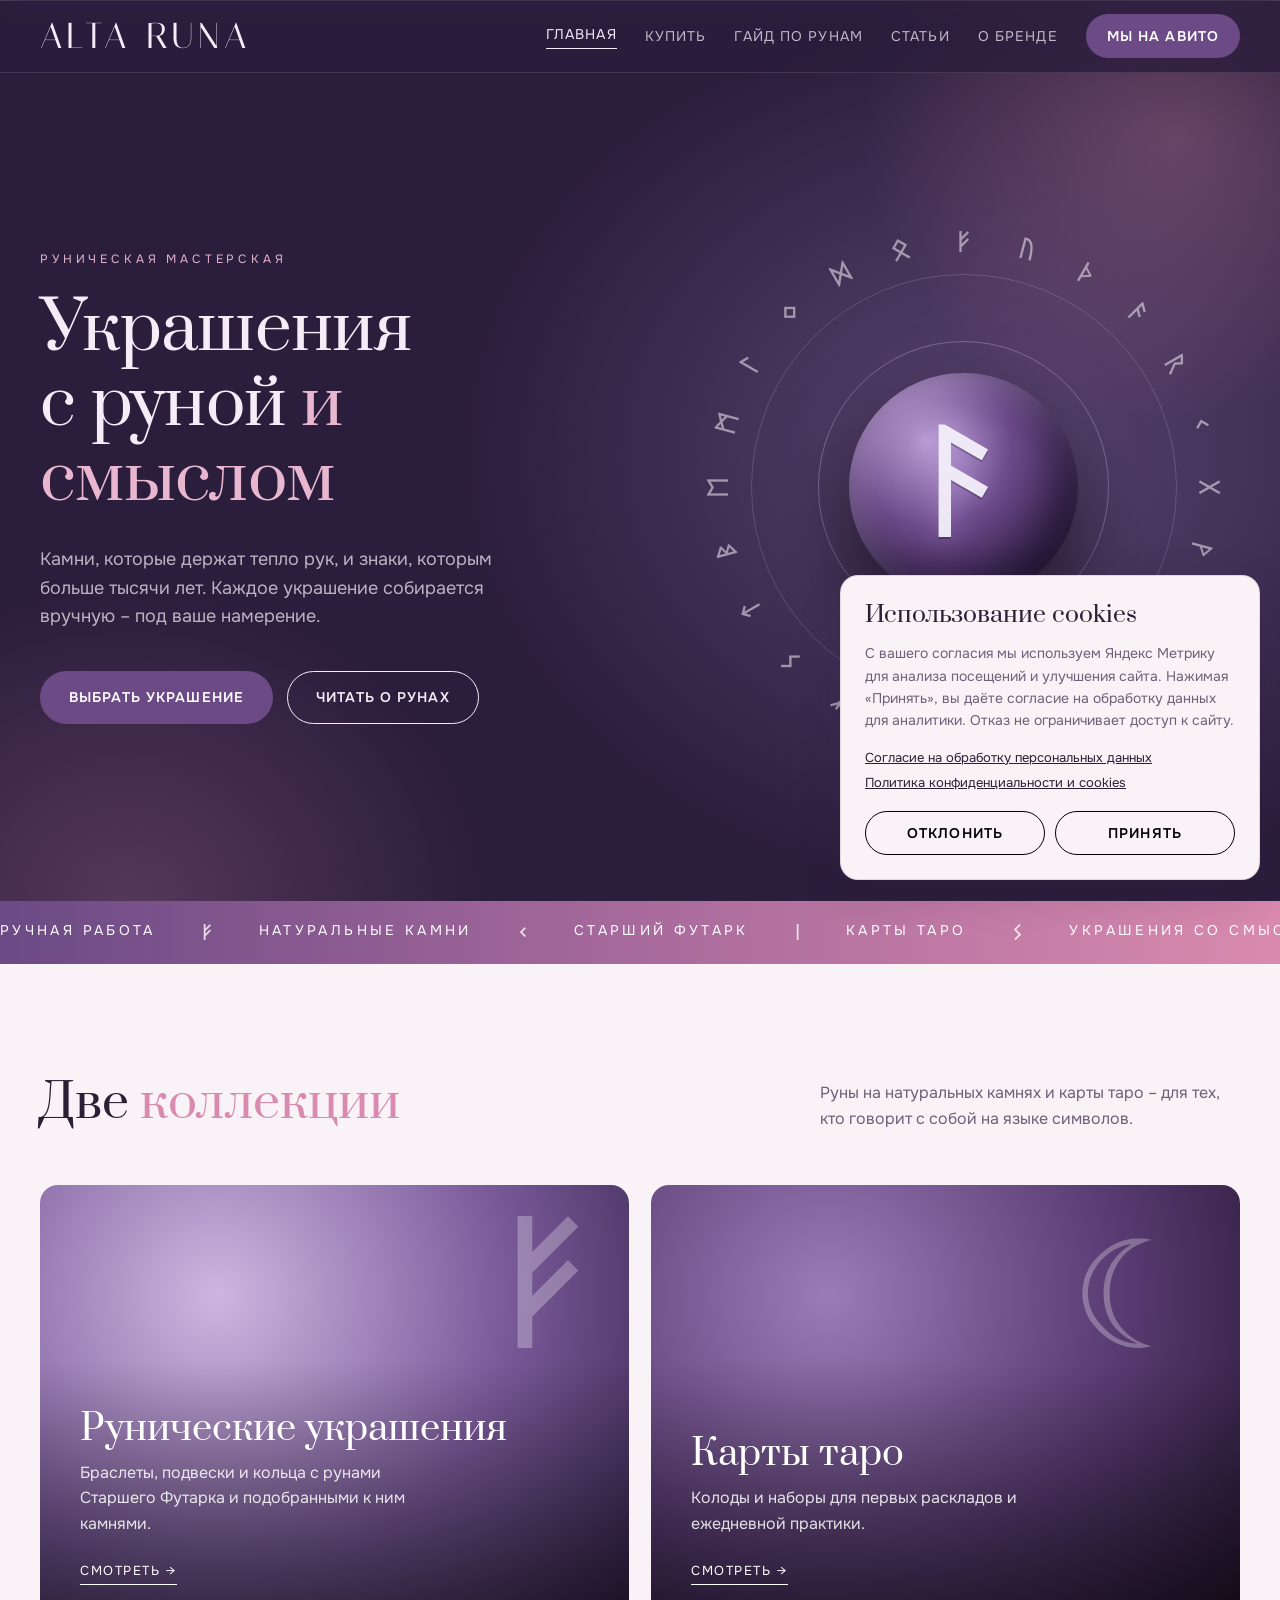
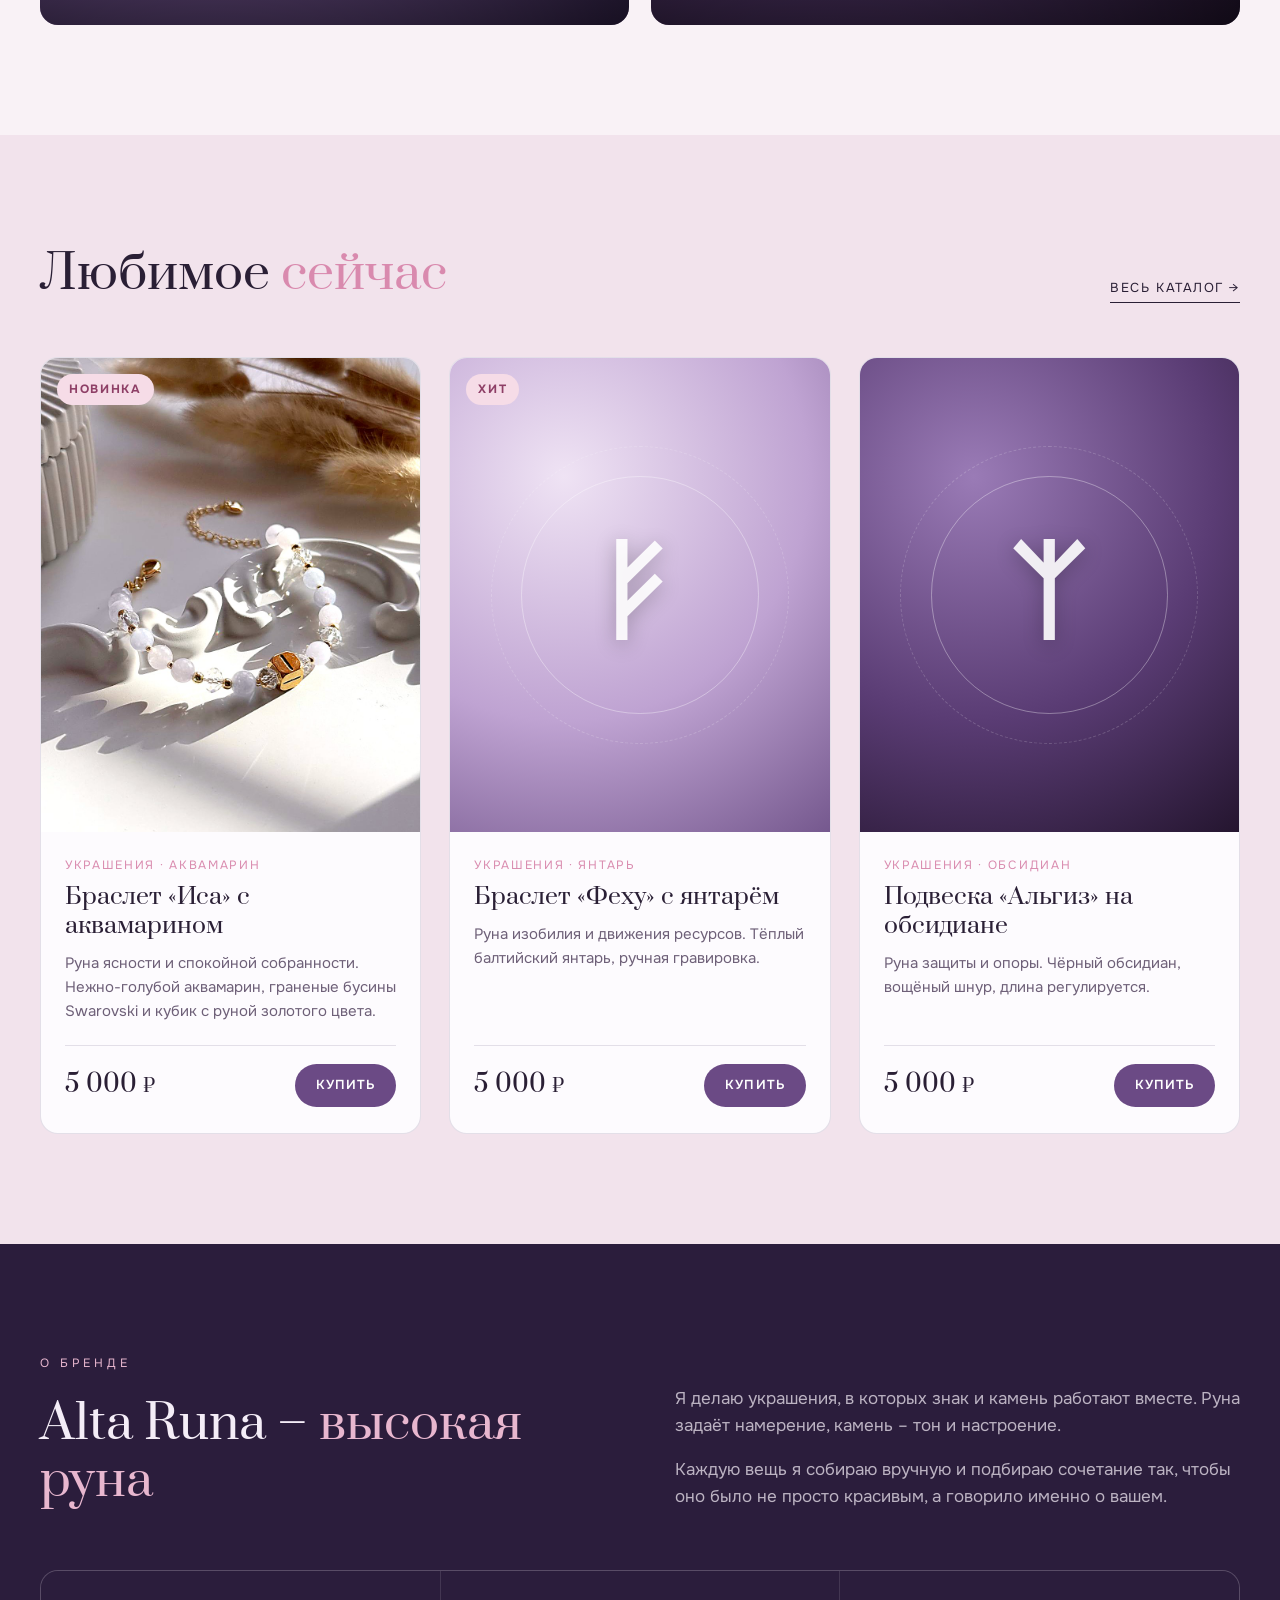
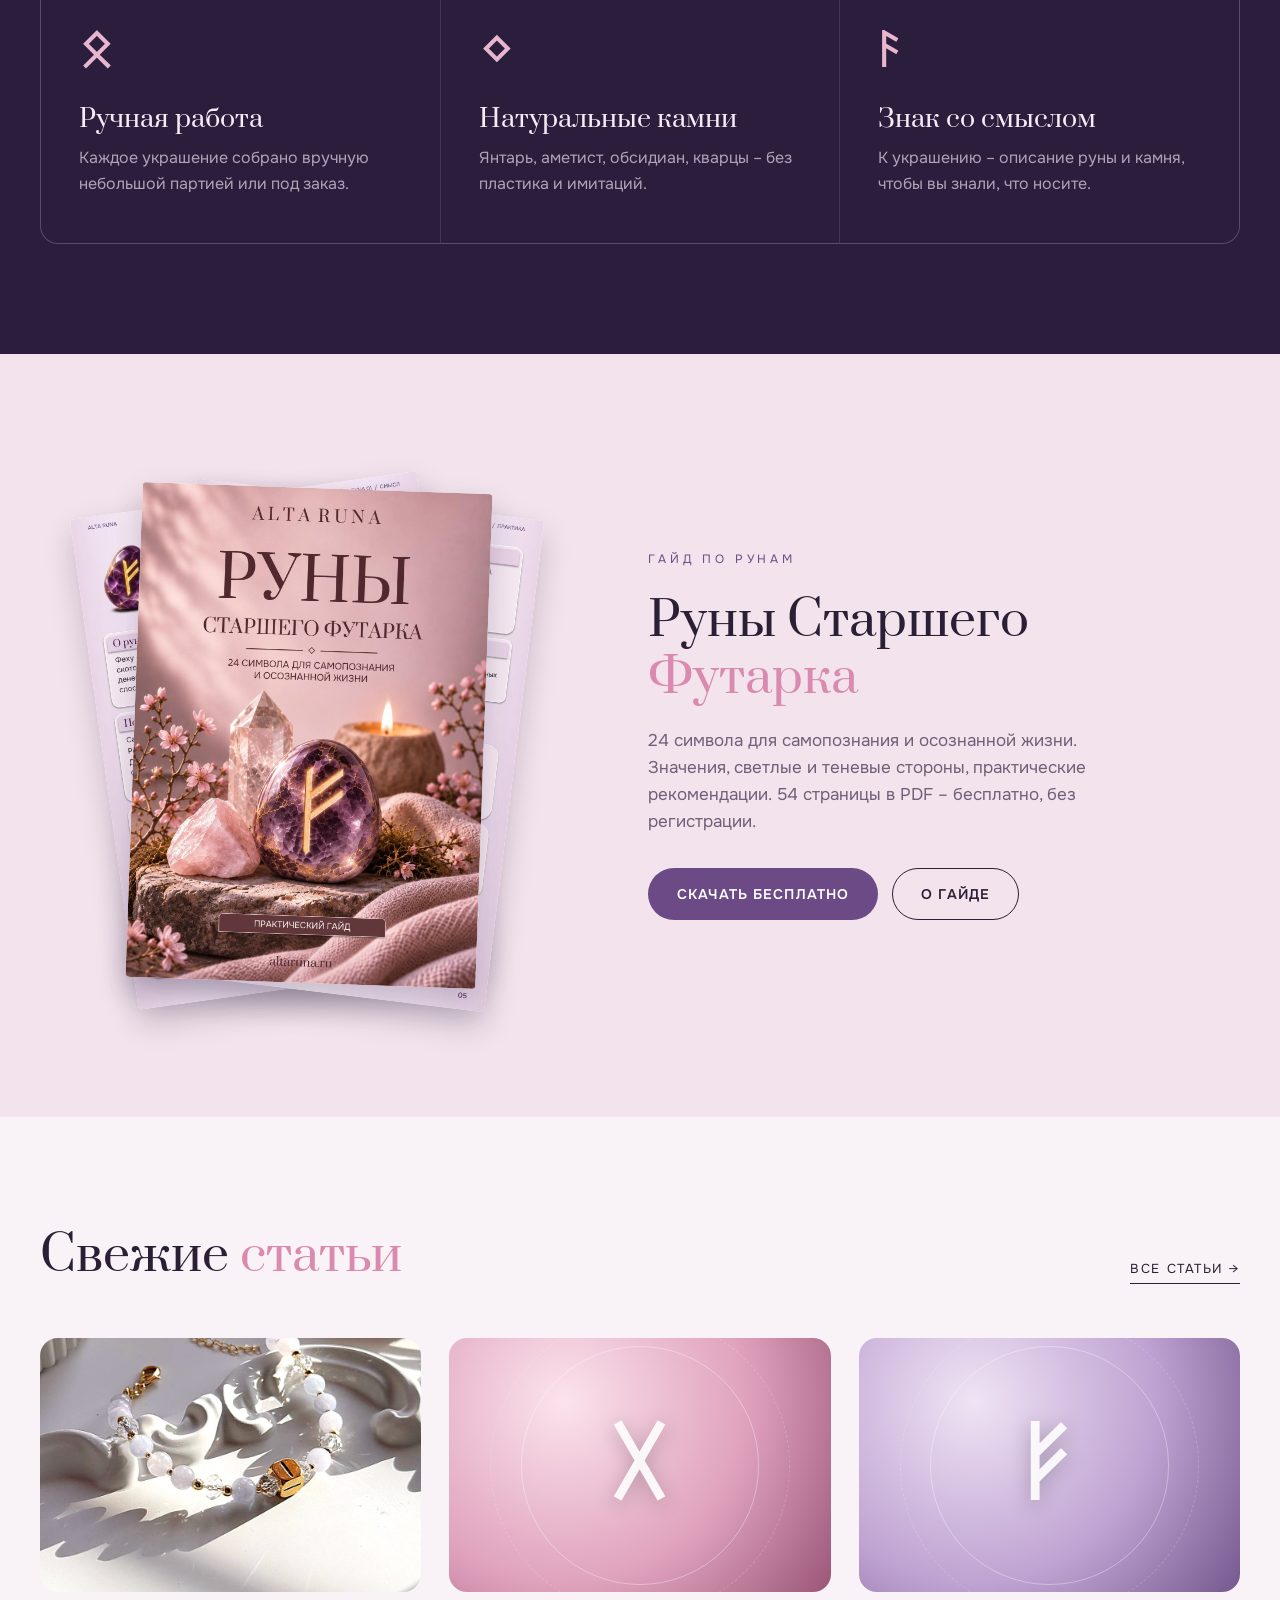
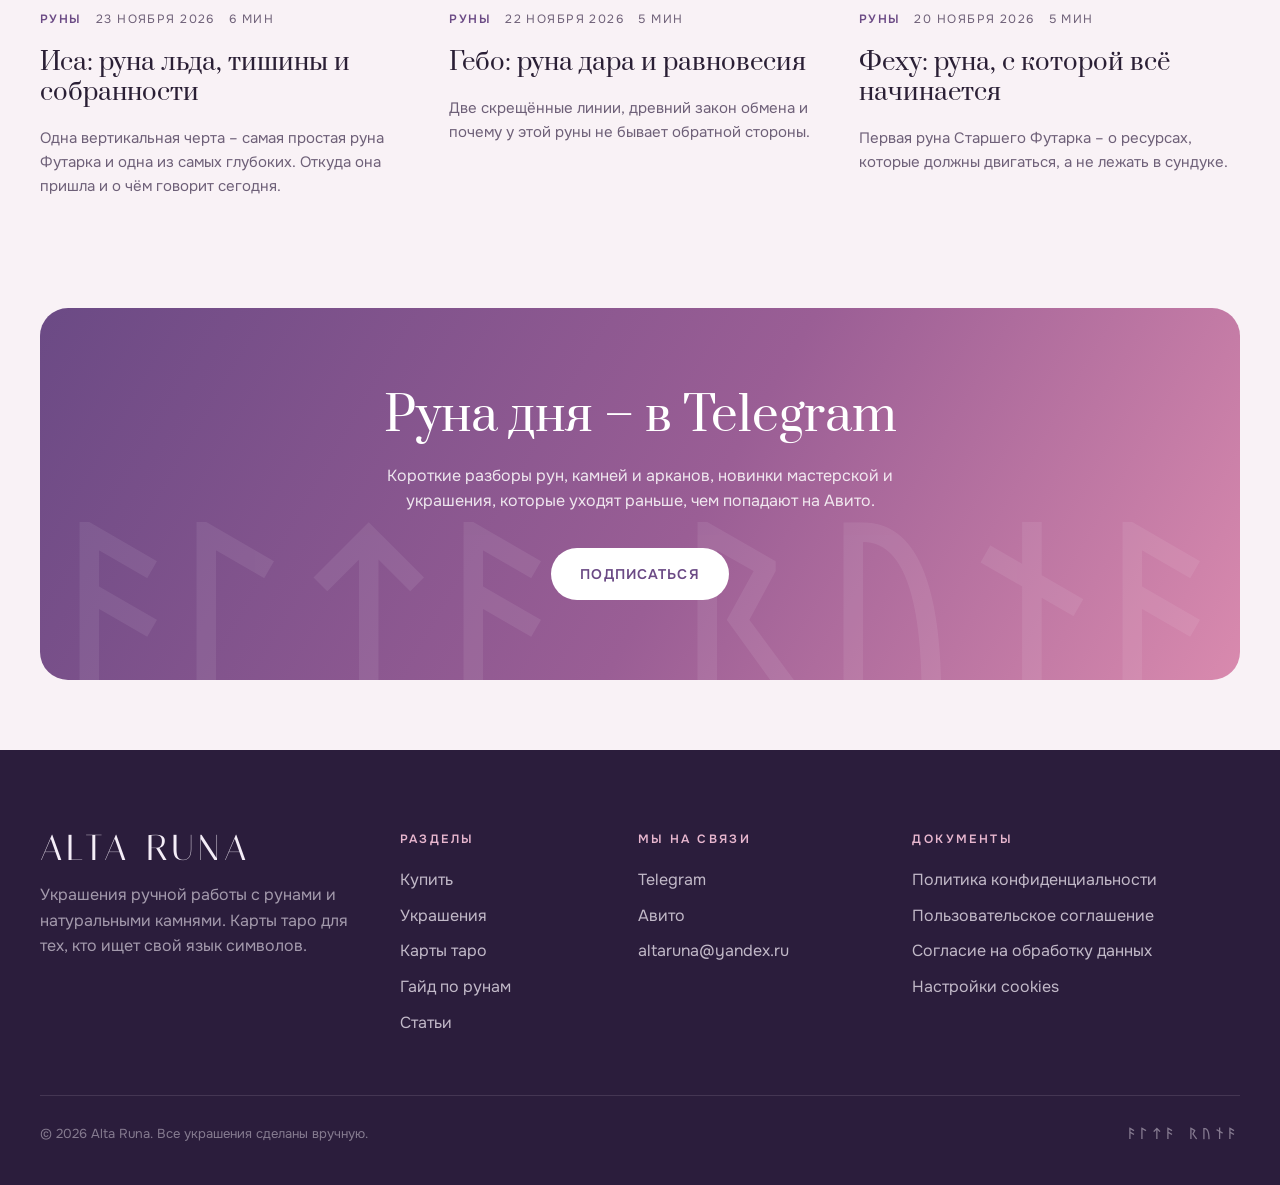
<file: index.html>
<!DOCTYPE html>
<html lang="ru">
<head>
<meta charset="UTF-8">
<script>document.documentElement.classList.add('js')</script>
<meta name="viewport" content="width=device-width, initial-scale=1">
<title>Alta Runa – рунические украшения и карты таро</title>
<meta name="description" content="Украшения ручной работы с рунами Старшего Футарка и натуральными камнями. Карты таро и статьи о рунах, камнях и таро.">
<meta property="og:title" content="Alta Runa – рунические украшения и карты таро">
<meta property="og:description" content="Украшения ручной работы с рунами Старшего Футарка и натуральными камнями. Карты таро и статьи о рунах, камнях и таро.">
<meta name="theme-color" content="#2B1D3C">
<link rel="icon" href="data:image/svg+xml,<svg xmlns='http://www.w3.org/2000/svg' viewBox='0 0 100 100'><rect width='100' height='100' rx='22' fill='%232B1D3C'/><text x='50' y='72' font-size='64' text-anchor='middle' fill='%23C9AEE0'>ᚱ</text></svg>">
<link rel="stylesheet" href="assets/style.css">
</head>
<body data-page="home">
<header id="site-header" data-dark></header>

<section class="hero">
  <div class="wrap hero__in">
    <div>
      <span class="eyebrow">Руническая мастерская</span>
      <h1>Украшения<br>с руной <em>и смыслом</em></h1>
      <p>Камни, которые держат тепло рук, и знаки, которым больше тысячи лет. Каждое украшение собирается вручную – под ваше намерение.</p>
      <div class="hero__cta">
        <a href="shop.html" class="btn btn--accent">Выбрать украшение</a>
        <a href="articles.html" class="btn btn--ghost">Читать о рунах</a>
      </div>
    </div>
    <div class="ring" aria-hidden="true">
      <div class="ring__track" id="ring-track"></div>
      <div class="ring__circle"></div>
      <div class="ring__circle ring__circle--2"></div>
      <div class="ring__stone"><span class="rune">ᚨ</span></div>
    </div>
  </div>
</section>

<div class="marquee" aria-hidden="true"><div class="marquee__track" id="marquee"></div></div>

<section class="section">
  <div class="wrap">
    <div class="sec-head reveal">
      <h2>Две <em>коллекции</em></h2>
      <p>Руны на натуральных камнях и карты таро – для тех, кто говорит с собой на языке символов.</p>
    </div>
    <div class="collections">
      <a href="shop.html#jewelry" class="coll tone-amethyst reveal">
        <span class="coll__sym">ᚠ</span>
        <h3>Рунические украшения</h3>
        <p>Браслеты, подвески и кольца с рунами Старшего Футарка и подобранными к ним камнями.</p>
        <span class="link-arrow">Смотреть →</span>
      </a>
      <a href="shop.html#tarot" class="coll tone-plum reveal">
        <span class="coll__sym">☾</span>
        <h3>Карты таро</h3>
        <p>Колоды и наборы для первых раскладов и ежедневной практики.</p>
        <span class="link-arrow">Смотреть →</span>
      </a>
    </div>
  </div>
</section>

<section class="section section--alt">
  <div class="wrap">
    <div class="sec-head reveal">
      <h2>Любимое <em>сейчас</em></h2>
      <a href="shop.html" class="link-arrow">Весь каталог →</a>
    </div>
    <div class="grid" id="featured-products"></div>
  </div>
</section>

<section class="section on-dark-section" id="about">
  <div class="wrap">
    <div class="about-grid reveal">
      <div>
        <span class="eyebrow">О бренде</span>
        <h2>Alta Runa – <em>высокая руна</em></h2>
      </div>
      <div>
        <p>Я делаю украшения, в которых знак и камень работают вместе. Руна задаёт намерение, камень – тон и настроение.</p>
        <p>Каждую вещь я собираю вручную и подбираю сочетание так, чтобы оно было не просто красивым, а говорило именно о вашем.</p>
      </div>
    </div>
    <div class="features reveal">
      <div class="feature"><span class="rune">ᛟ</span><h3>Ручная работа</h3><p>Каждое украшение собрано вручную небольшой партией или под заказ.</p></div>
      <div class="feature"><span class="rune">ᛜ</span><h3>Натуральные камни</h3><p>Янтарь, аметист, обсидиан, кварцы – без пластика и имитаций.</p></div>
      <div class="feature"><span class="rune">ᚨ</span><h3>Знак со смыслом</h3><p>К украшению – описание руны и камня, чтобы вы знали, что носите.</p></div>
    </div>
  </div>
</section>

<section class="section section--alt">
  <div class="wrap guide-promo">
    <div class="guide-stack"><img src="images/guide-fehu-1.jpg" alt="" class="guide-stack__left"><img src="images/guide-fehu-2.jpg" alt="" class="guide-stack__right"><img src="images/guide-cover.jpg" alt="Обложка гайда Руны Старшего Футарка" class="guide-stack__front"></div>
    <div class="reveal">
      <span class="eyebrow" style="color:var(--accent)">Гайд по рунам</span>
      <h2>Руны Старшего <em>Футарка</em></h2>
      <p>24 символа для самопознания и осознанной жизни. Значения, светлые и теневые стороны, практические рекомендации. 54 страницы в PDF – бесплатно, без регистрации.</p>
      <div class="hero__cta">
        <a href="#" data-guide-free class="btn btn--accent" download>Скачать бесплатно</a>
        <a href="guide.html" class="btn btn--ghost">О гайде</a>
      </div>
    </div>
  </div>
</section>

<section class="section">
  <div class="wrap">
    <div class="sec-head reveal">
      <h2>Свежие <em>статьи</em></h2>
      <a href="articles.html" class="link-arrow">Все статьи →</a>
    </div>
    <div class="grid" id="latest-articles"></div>
  </div>
</section>

<section class="section--tight" style="padding-top:0">
  <div class="wrap">
    <div class="cta reveal">
      <h2>Руна дня – в Telegram</h2>
      <p>Короткие разборы рун, камней и арканов, новинки мастерской и украшения, которые уходят раньше, чем попадают на Авито.</p>
      <a href="#" id="cta-telegram" target="_blank" rel="noopener" class="btn">Подписаться</a>
    </div>
  </div>
</section>
<footer id="site-footer"></footer>
<script src="data/products.js"></script>
<script src="data/articles.js"></script>
<script src="assets/render.js"></script>
<script src="assets/main.js"></script>
</body>
</html>
</file>
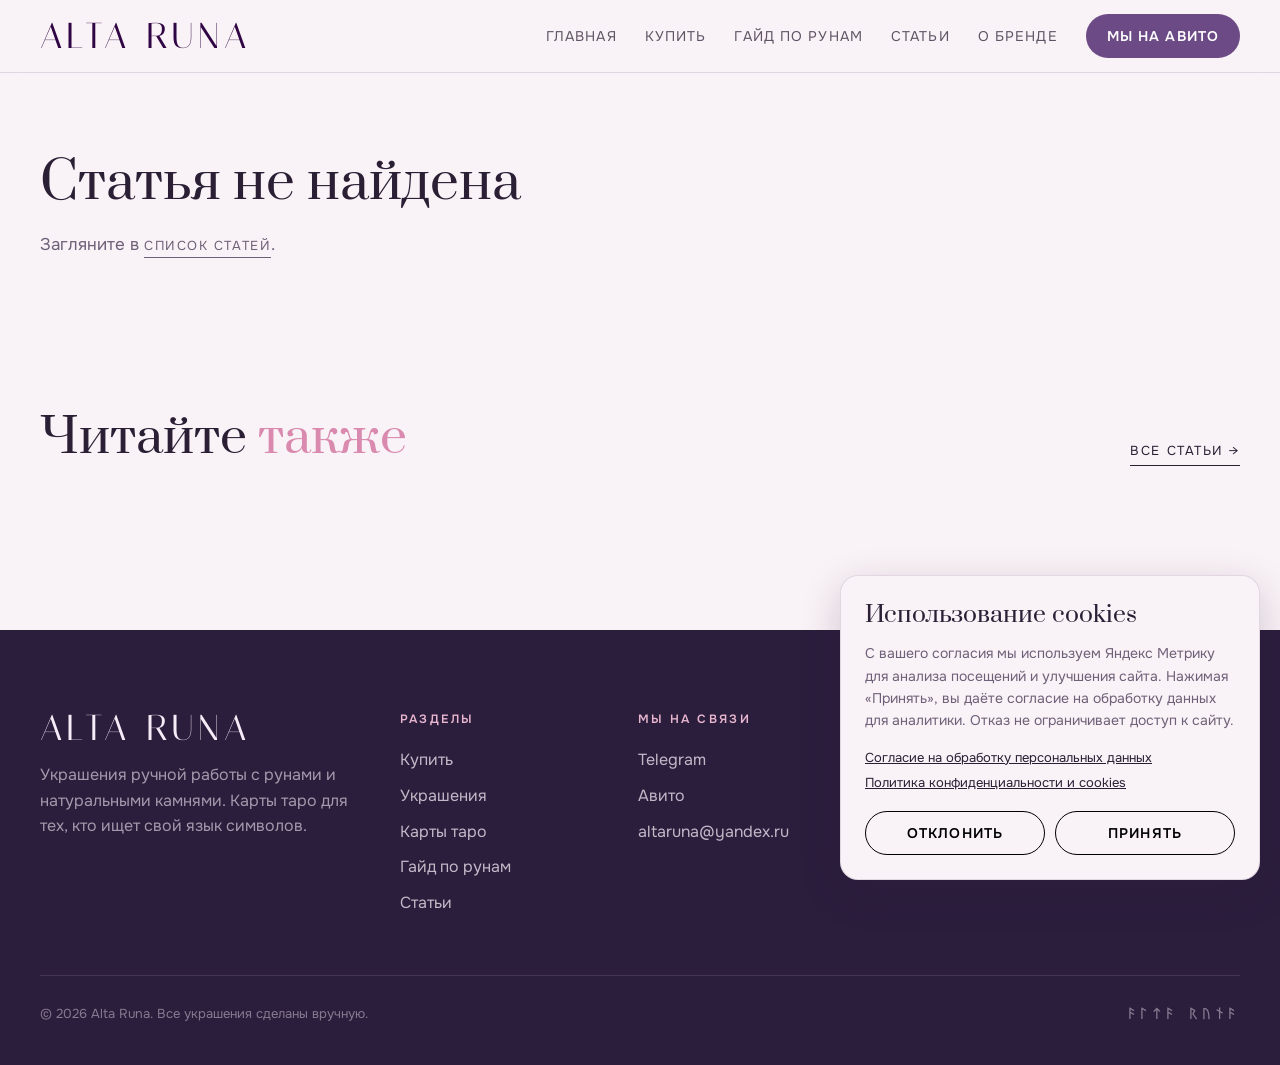
<file: article.html>
<!DOCTYPE html>
<html lang="ru">
<head>
<meta charset="UTF-8">
<script>document.documentElement.classList.add('js')</script>
<meta name="viewport" content="width=device-width, initial-scale=1">
<title>Статья – Alta Runa</title>
<meta name="description" content="Статья Alta Runa о рунах, камнях и таро.">
<meta property="og:title" content="Статья – Alta Runa">
<meta property="og:description" content="Статья Alta Runa о рунах, камнях и таро.">
<meta name="theme-color" content="#2B1D3C">
<link rel="icon" href="data:image/svg+xml,<svg xmlns='http://www.w3.org/2000/svg' viewBox='0 0 100 100'><rect width='100' height='100' rx='22' fill='%232B1D3C'/><text x='50' y='72' font-size='64' text-anchor='middle' fill='%23C9AEE0'>ᚱ</text></svg>">
<link rel="stylesheet" href="assets/style.css">
</head>
<body data-page="article">
<header id="site-header"></header>
<main>
  <div id="article"></div>
  <section class="section">
    <div class="wrap">
      <div class="sec-head"><h2>Читайте <em>также</em></h2><a href="articles.html" class="link-arrow">Все статьи →</a></div>
      <div class="grid" id="related"></div>
    </div>
  </section>
</main>
<footer id="site-footer"></footer>
<script src="data/products.js"></script>
<script src="data/articles.js"></script>
<script src="assets/render.js"></script>
<script src="assets/main.js"></script>
</body>
</html>
</file>
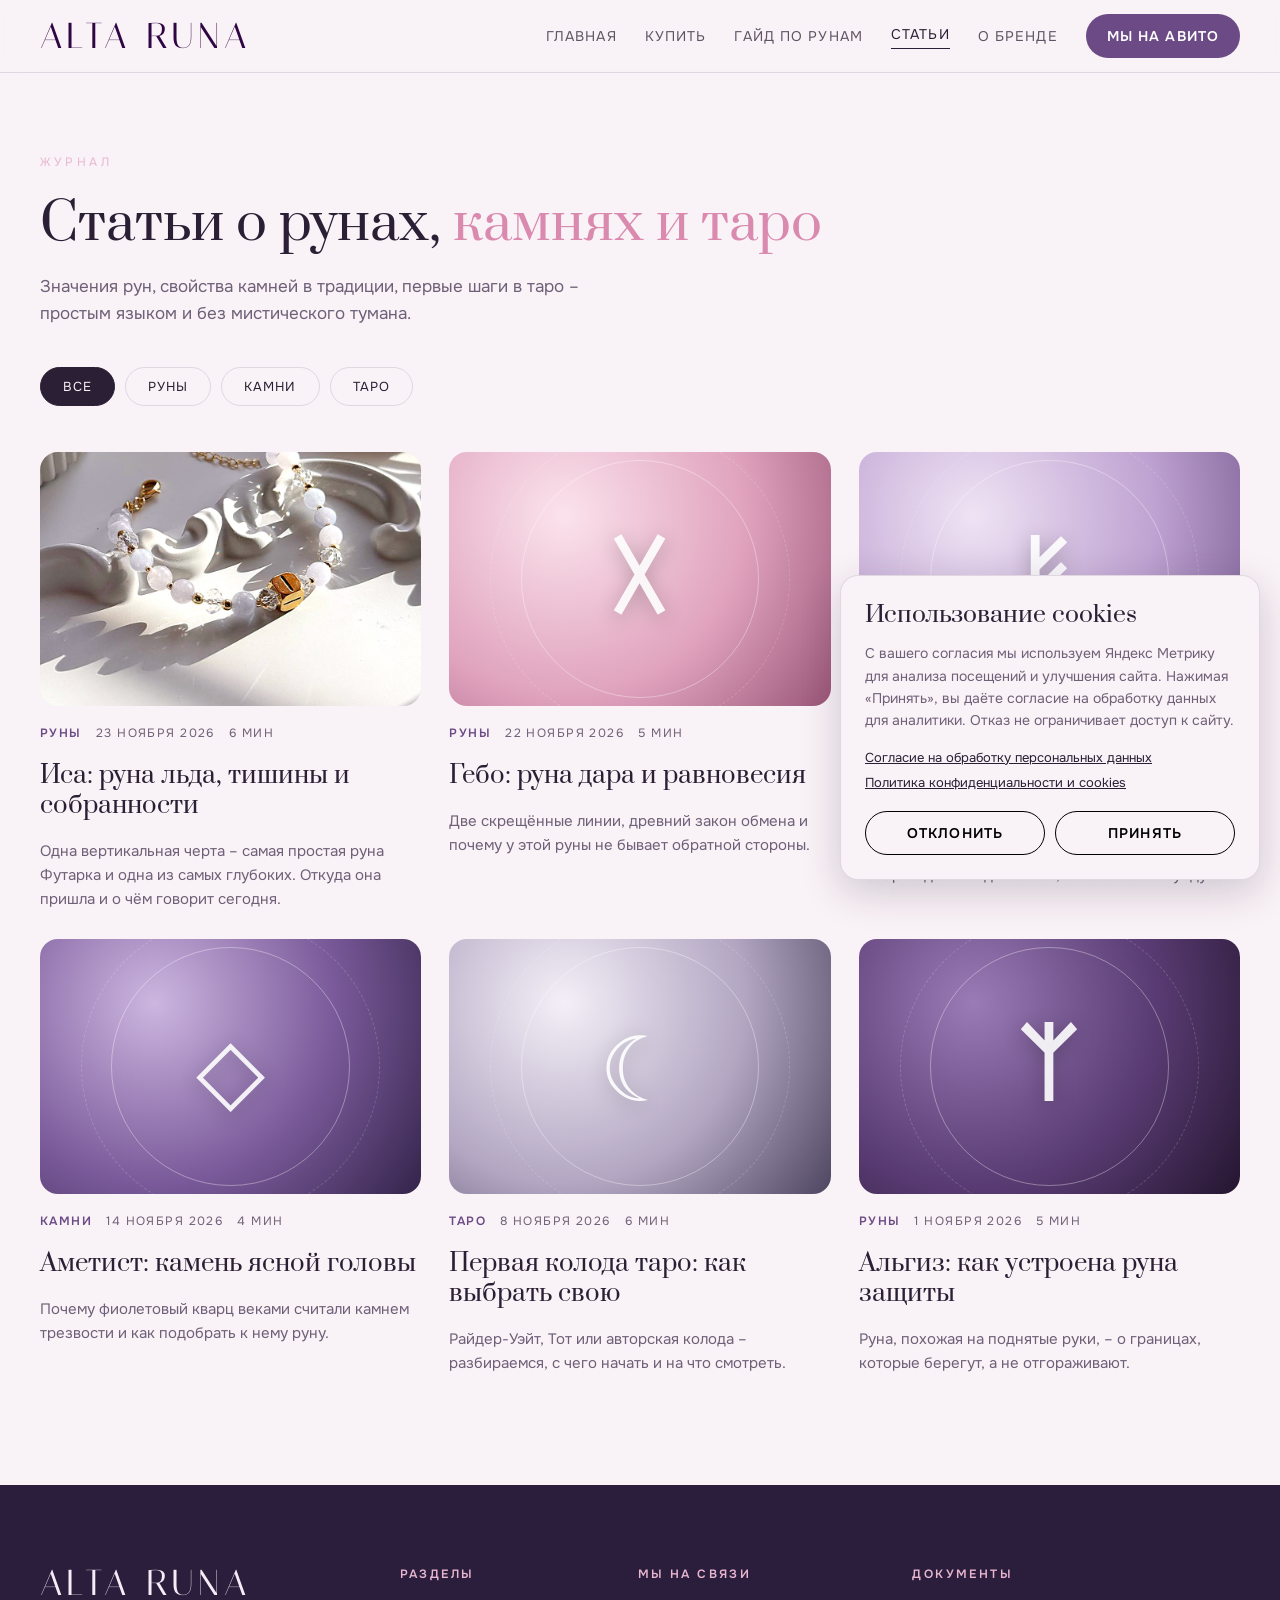
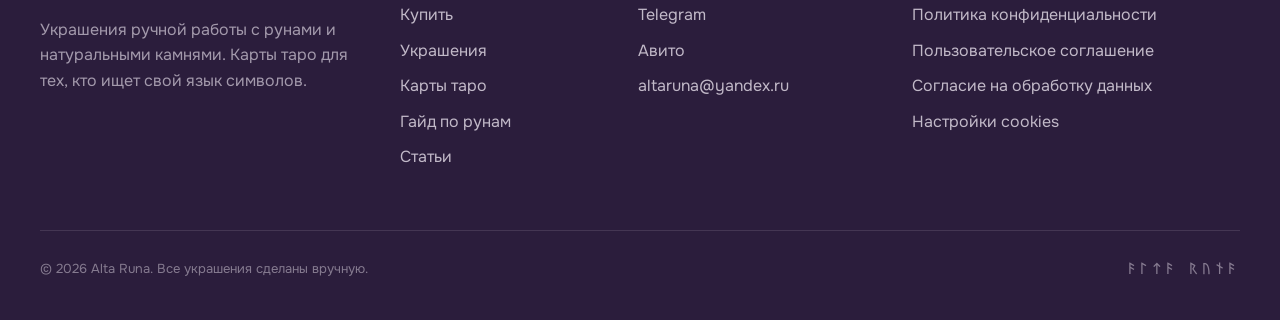
<file: articles.html>
<!DOCTYPE html>
<html lang="ru">
<head>
<meta charset="UTF-8">
<script>document.documentElement.classList.add('js')</script>
<meta name="viewport" content="width=device-width, initial-scale=1">
<title>Статьи – Alta Runa</title>
<meta name="description" content="Статьи о рунах, камнях и таро: значения, сочетания, первые шаги.">
<meta property="og:title" content="Статьи – Alta Runa">
<meta property="og:description" content="Статьи о рунах, камнях и таро: значения, сочетания, первые шаги.">
<meta name="theme-color" content="#2B1D3C">
<link rel="icon" href="data:image/svg+xml,<svg xmlns='http://www.w3.org/2000/svg' viewBox='0 0 100 100'><rect width='100' height='100' rx='22' fill='%232B1D3C'/><text x='50' y='72' font-size='64' text-anchor='middle' fill='%23C9AEE0'>ᚱ</text></svg>">
<link rel="stylesheet" href="assets/style.css">
</head>
<body data-page="articles">
<header id="site-header"></header>
<main>
  <section class="wrap page-title">
    <span class="eyebrow">Журнал</span>
    <h1>Статьи о рунах, <em>камнях и таро</em></h1>
    <p>Значения рун, свойства камней в традиции, первые шаги в таро – простым языком и без мистического тумана.</p>
  </section>
  <section class="wrap" style="padding-bottom:110px">
    <div class="filters" id="filters"></div>
    <div class="grid" id="articles"></div>
  </section>
</main>
<footer id="site-footer"></footer>
<script src="data/products.js"></script>
<script src="data/articles.js"></script>
<script src="assets/render.js"></script>
<script src="assets/main.js"></script>
</body>
</html>
</file>
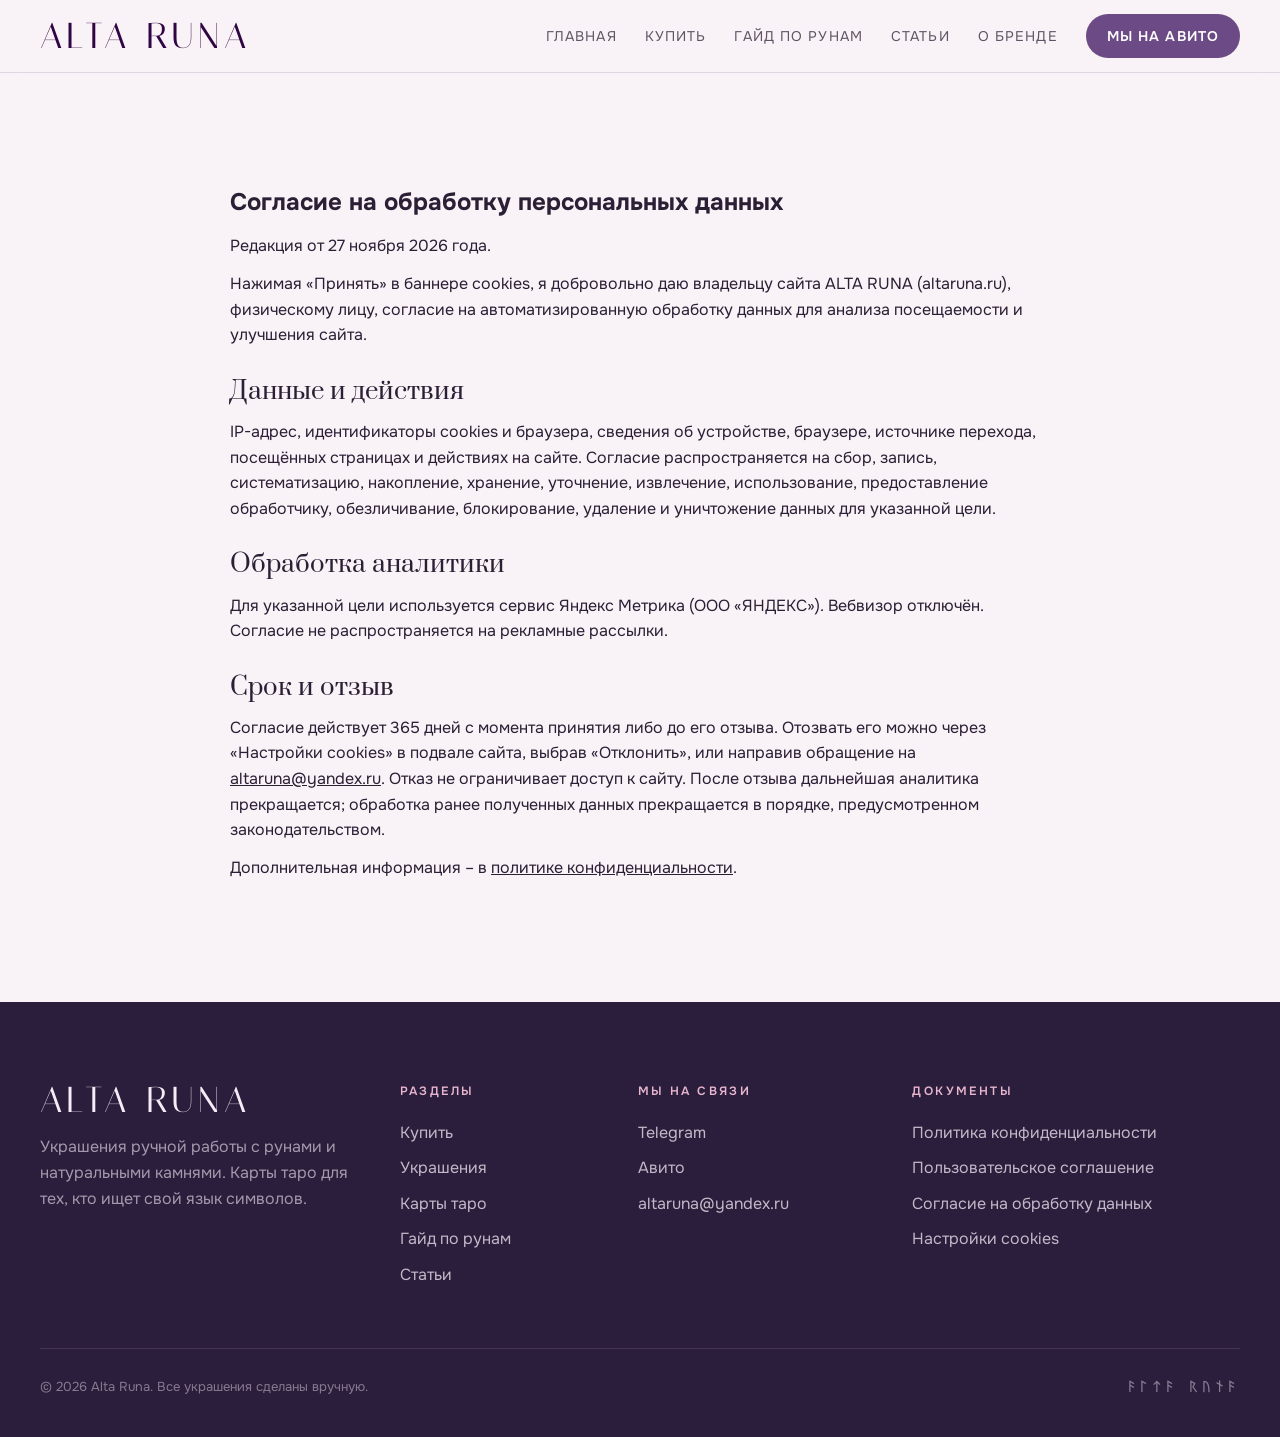
<file: consent.html>
<!doctype html><html lang="ru"><head><meta charset="UTF-8"><meta name="viewport" content="width=device-width,initial-scale=1"><meta name="robots" content="noindex,nofollow"><title>Согласие на обработку персональных данных – ALTA RUNA</title><link rel="stylesheet" href="assets/style.css"></head><body data-page="consent"><header id="site-header"></header><main class="section"><div class="wrap"><article class="legal-copy"><h1>Согласие на обработку персональных данных</h1><p>Редакция от 27 ноября 2026 года.</p><p>Нажимая «Принять» в баннере cookies, я добровольно даю владельцу сайта ALTA RUNA (altaruna.ru), физическому лицу, согласие на автоматизированную обработку данных для анализа посещаемости и улучшения сайта.</p><h2>Данные и действия</h2><p>IP-адрес, идентификаторы cookies и браузера, сведения об устройстве, браузере, источнике перехода, посещённых страницах и действиях на сайте. Согласие распространяется на сбор, запись, систематизацию, накопление, хранение, уточнение, извлечение, использование, предоставление обработчику, обезличивание, блокирование, удаление и уничтожение данных для указанной цели.</p><h2>Обработка аналитики</h2><p>Для указанной цели используется сервис Яндекс Метрика (ООО «ЯНДЕКС»). Вебвизор отключён. Согласие не распространяется на рекламные рассылки.</p><h2>Срок и отзыв</h2><p>Согласие действует 365 дней с момента принятия либо до его отзыва. Отозвать его можно через «Настройки cookies» в подвале сайта, выбрав «Отклонить», или направив обращение на <a href="mailto:altaruna@yandex.ru">altaruna@yandex.ru</a>. Отказ не ограничивает доступ к сайту. После отзыва дальнейшая аналитика прекращается; обработка ранее полученных данных прекращается в порядке, предусмотренном законодательством.</p><p>Дополнительная информация – в <a href="privacy.html">политике конфиденциальности</a>.</p></article></div></main><footer id="site-footer"></footer><script src="data/products.js"></script><script src="data/articles.js"></script><script src="assets/render.js"></script><script src="assets/main.js"></script></body></html>
</file>
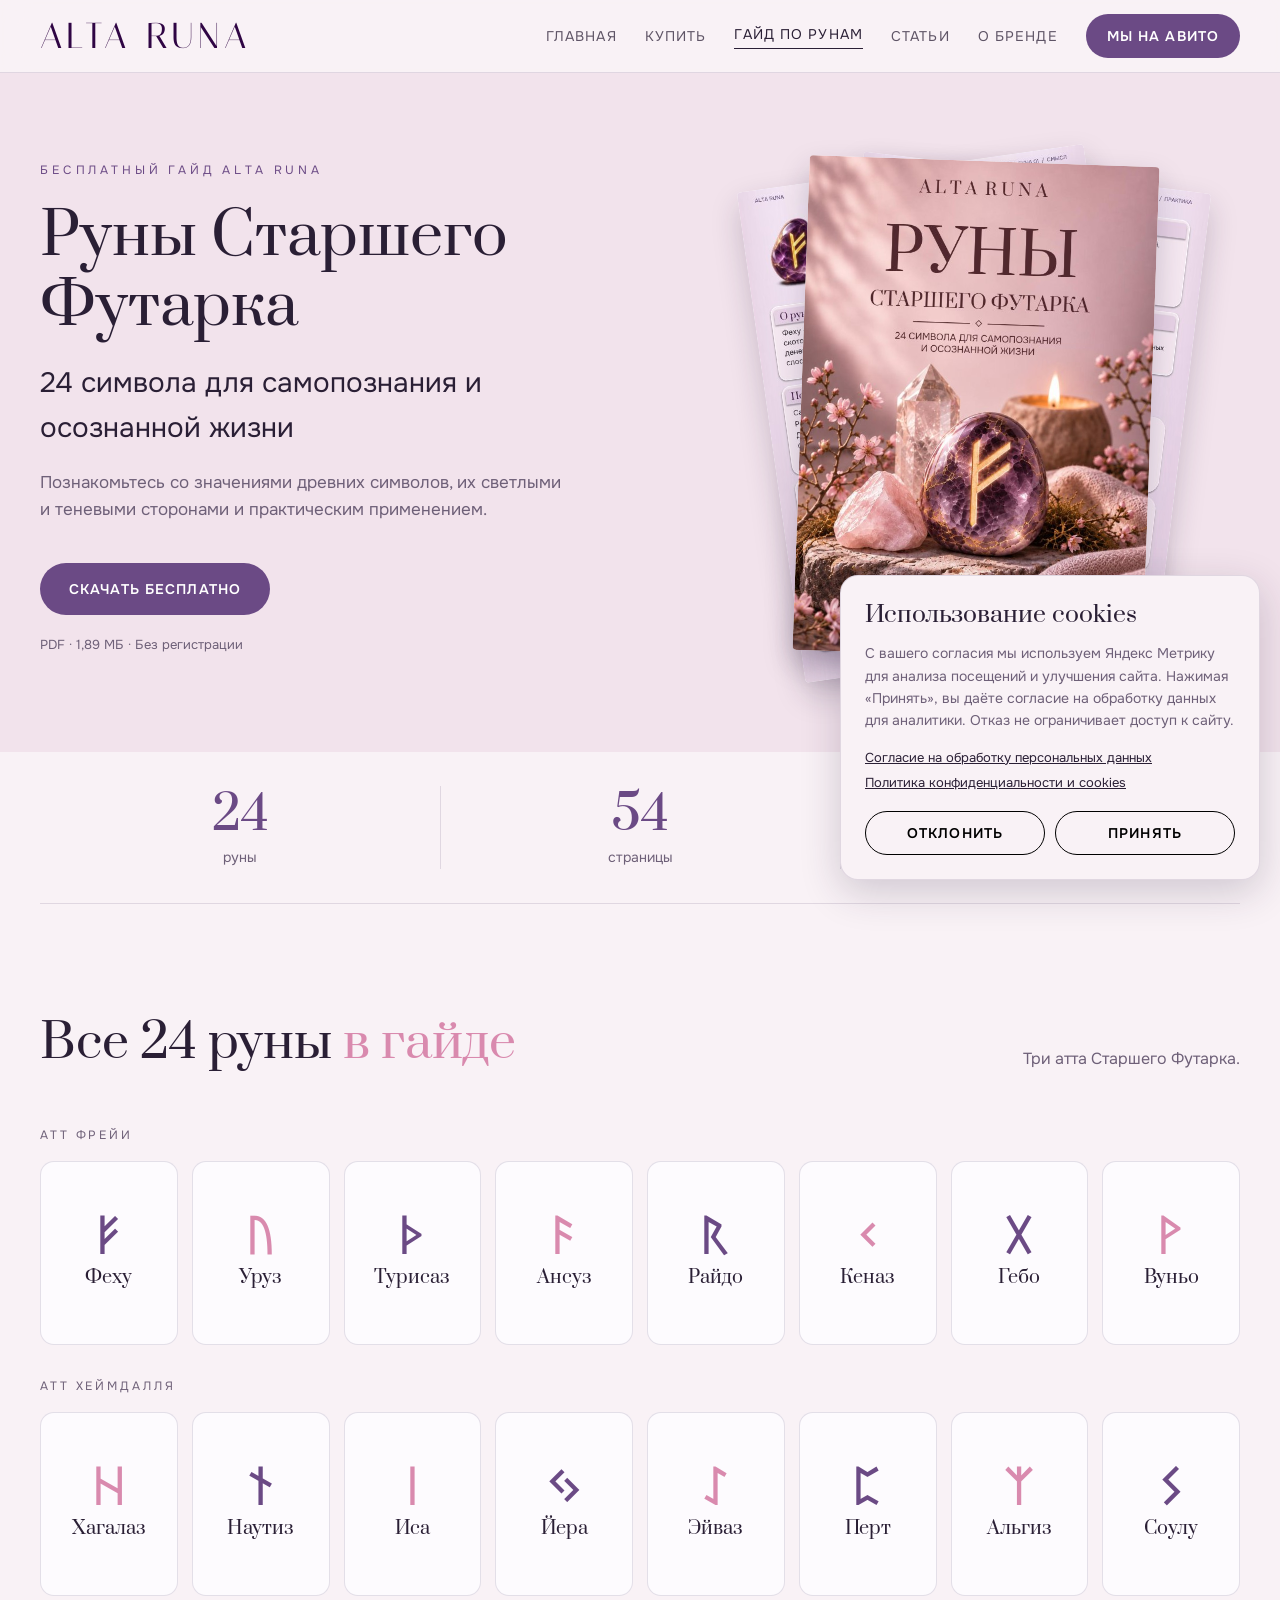
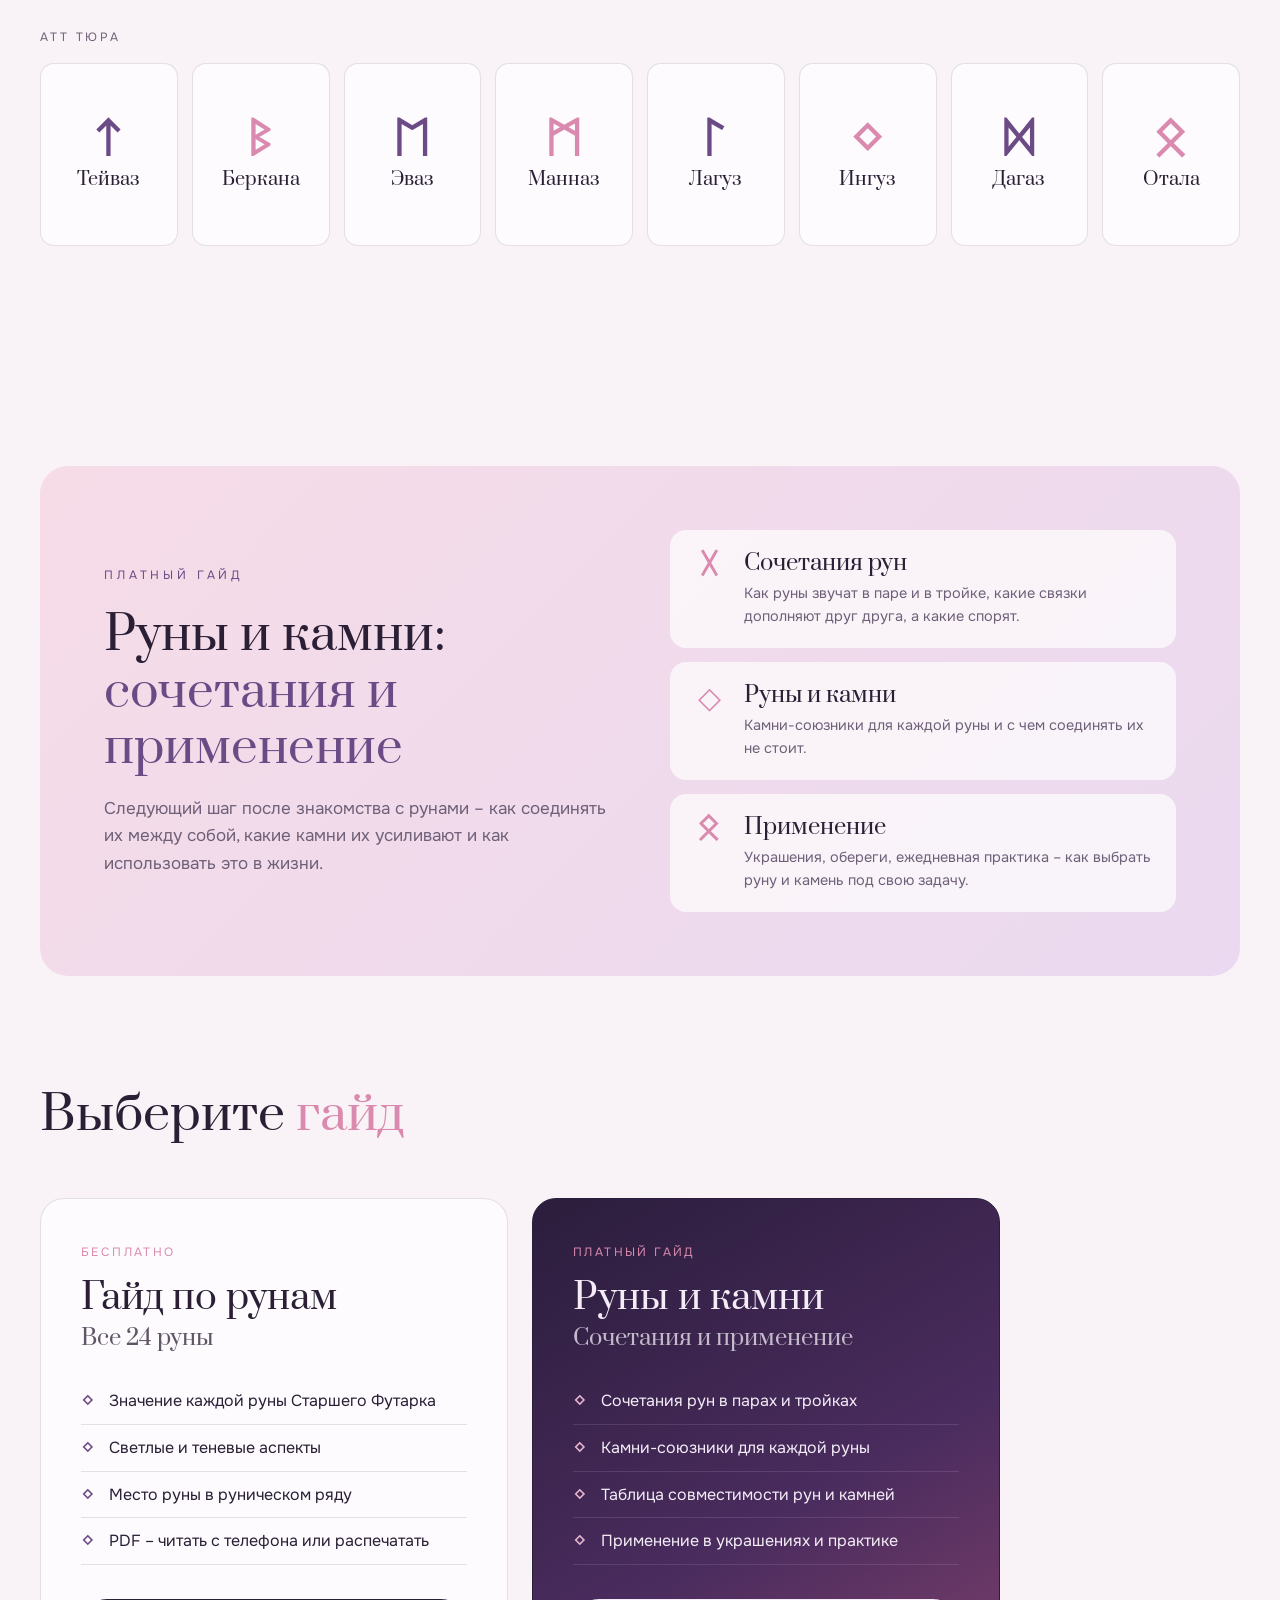
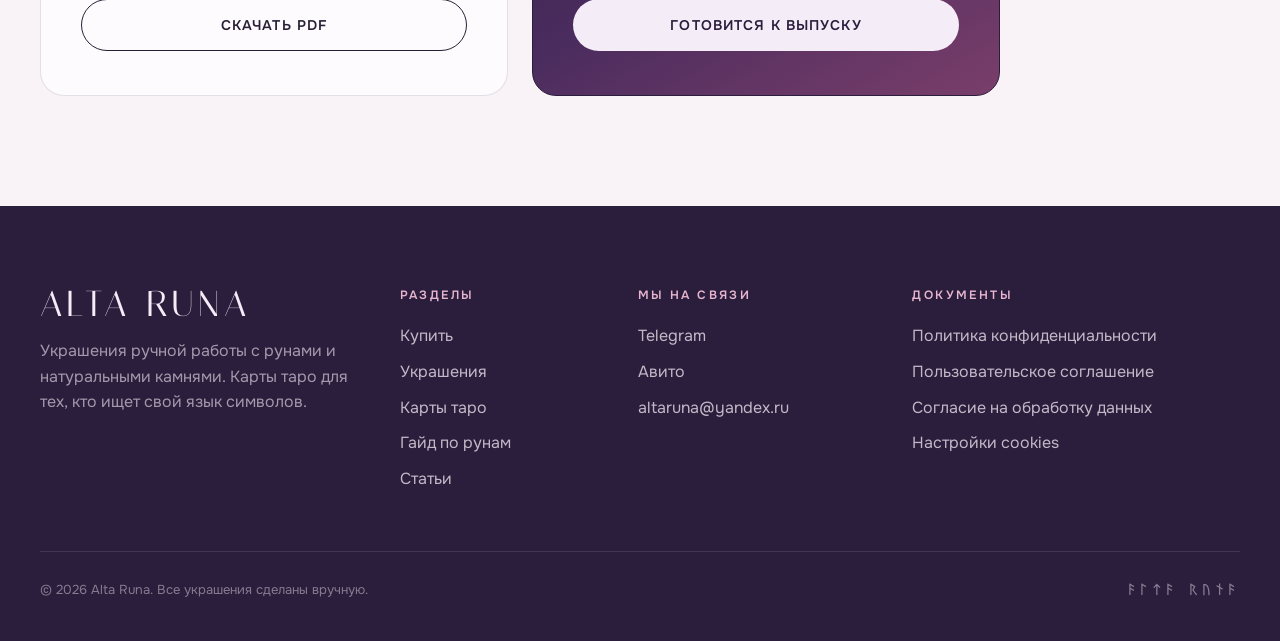
<file: guide.html>
<!DOCTYPE html>
<html lang="ru">
<head>
<meta charset="UTF-8">
<script>document.documentElement.classList.add('js')</script>
<meta name="viewport" content="width=device-width, initial-scale=1">
<title>Руны Старшего Футарка – бесплатный гайд ALTA RUNA</title>
<meta name="description" content="Бесплатный PDF-гайд ALTA RUNA: 24 руны Старшего Футарка для самопознания и осознанной жизни. 54 страницы без регистрации.">
<meta property="og:title" content="Руны Старшего Футарка – бесплатный гайд ALTA RUNA">
<meta property="og:description" content="Бесплатный PDF-гайд ALTA RUNA: 24 руны Старшего Футарка для самопознания и осознанной жизни. 54 страницы без регистрации.">
<meta name="theme-color" content="#2B1D3C">
<link rel="icon" href="data:image/svg+xml,<svg xmlns='http://www.w3.org/2000/svg' viewBox='0 0 100 100'><rect width='100' height='100' rx='22' fill='%232B1D3C'/><text x='50' y='72' font-size='64' text-anchor='middle' fill='%23C9AEE0'>ᚱ</text></svg>">
<link rel="stylesheet" href="assets/style.css">
</head>
<body data-page="guide">
<header id="site-header"></header>
<main>
<section class="guide-hero">
<div class="wrap guide-hero__grid">
<div><span class="eyebrow">Бесплатный гайд ALTA RUNA</span><h1>Руны Старшего Футарка</h1><p class="guide-lead">24 символа для самопознания и осознанной жизни</p><p>Познакомьтесь со значениями древних символов, их светлыми и теневыми сторонами и практическим применением.</p><div class="hero__cta"><a href="#" data-guide-free class="btn btn--accent" download>Скачать бесплатно</a></div><p class="guide-note">PDF · 1,89 МБ · Без регистрации</p></div>
<div class="guide-stack"><img src="images/guide-fehu-1.jpg" alt="" class="guide-stack__left"><img src="images/guide-fehu-2.jpg" alt="" class="guide-stack__right"><img src="images/guide-cover.jpg" alt="Обложка гайда Руны Старшего Футарка" class="guide-stack__front"></div>
</div></section>
<section class="guide-stats wrap" aria-label="Гайд в цифрах"><div><strong>24</strong><span>руны</span></div><div><strong>54</strong><span>страницы</span></div><div><strong>72</strong><span>аффирмации</span></div></section>
<section class="section"><div class="wrap"><div class="sec-head"><h2>Все 24 руны <em>в гайде</em></h2><p>Три атта Старшего Футарка.</p></div><div class="futhark" id="futhark"></div></div></section>
<section class="section" id="pro">
  <div class="wrap">
    <div class="pro reveal">
      <div>
        <span class="eyebrow" style="color:var(--accent)">Платный гайд</span>
        <h2>Руны и камни: <em>сочетания и применение</em></h2>
        <p>Следующий шаг после знакомства с рунами – как соединять их между собой, какие камни их усиливают и как использовать это в жизни.</p>
      </div>
      <div class="pro__list">
        <div class="pro__item"><span class="rune">ᚷ</span><div><h3>Сочетания рун</h3><p>Как руны звучат в паре и в тройке, какие связки дополняют друг друга, а какие спорят.</p></div></div>
        <div class="pro__item"><span class="rune">◇</span><div><h3>Руны и камни</h3><p>Камни-союзники для каждой руны и с чем соединять их не стоит.</p></div></div>
        <div class="pro__item"><span class="rune">ᛟ</span><div><h3>Применение</h3><p>Украшения, обереги, ежедневная практика – как выбрать руну и камень под свою задачу.</p></div></div>
      </div>
    </div>
  </div>
</section>

<section class="section" id="offers" style="padding-top:0">
  <div class="wrap">
    <div class="sec-head reveal"><h2>Выберите <em>гайд</em></h2></div>
    <div class="offers">
      <div class="offer reveal">
        <span class="offer__tag">Бесплатно</span>
        <h3>Гайд по рунам</h3>
        <p class="offer__sub">Все 24 руны</p>
        <ul>
          <li>Значение каждой руны Старшего Футарка</li>
          <li>Светлые и теневые аспекты</li>
          <li>Место руны в руническом ряду</li>
          <li>PDF – читать с телефона или распечатать</li>
        </ul>
        <a href="#" data-guide-free class="btn btn--ghost btn--full" download>Скачать PDF</a>
      </div>
      <div class="offer offer--main reveal">
        <span class="offer__tag">Платный гайд</span>
        <h3>Руны и камни</h3>
        <p class="offer__sub">Сочетания и применение</p>
        <ul>
          <li>Сочетания рун в парах и тройках</li>
          <li>Камни-союзники для каждой руны</li>
          <li>Таблица совместимости рун и камней</li>
          <li>Применение в украшениях и практике</li>
        </ul>
        <span class="btn btn--light btn--full" aria-disabled="true" style="cursor:default;pointer-events:none">Готовится к выпуску</span>
      </div>
    </div>
  </div>
</section>
</main>
<footer id="site-footer"></footer>
<script src="data/products.js"></script>
<script src="data/articles.js"></script>
<script src="assets/render.js"></script>
<script src="assets/main.js"></script>
</body></html>
</file>
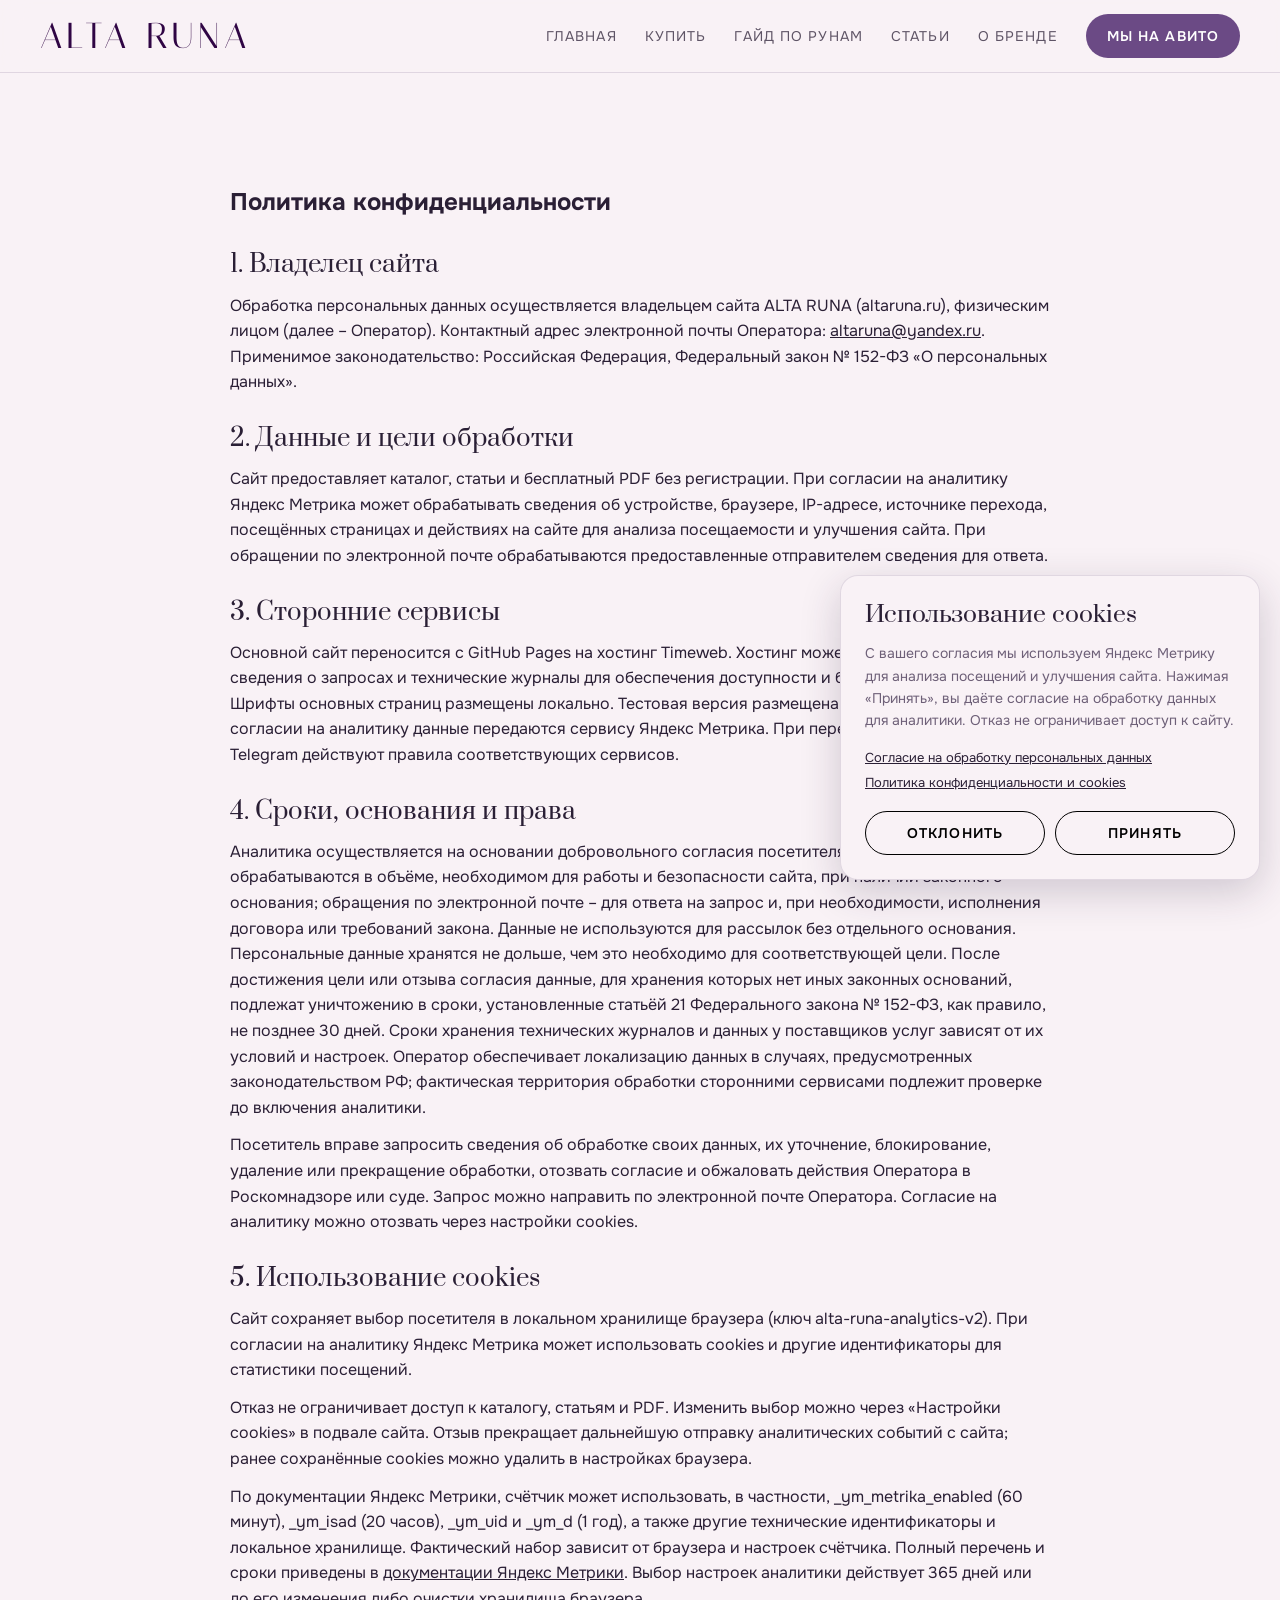
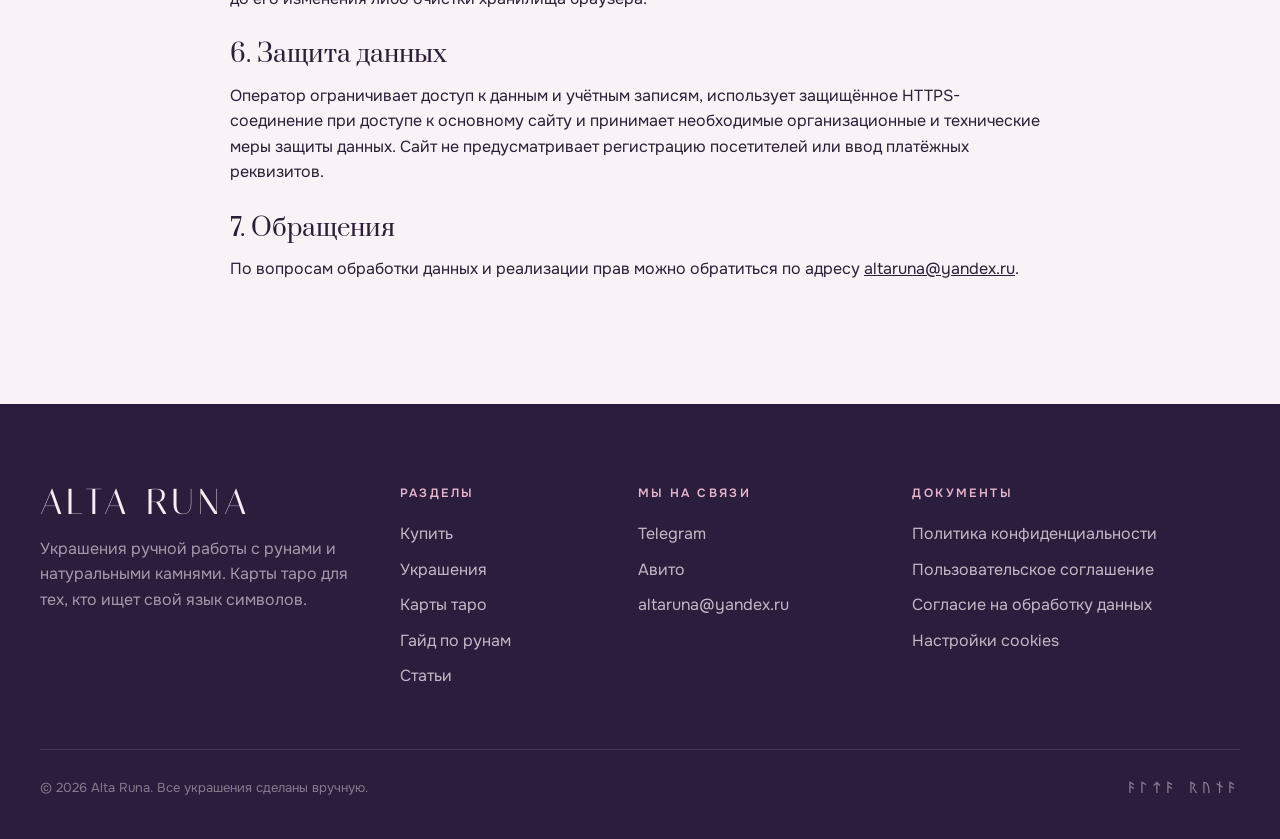
<file: privacy.html>
<!doctype html><html lang="ru"><head><meta charset="UTF-8"><meta name="viewport" content="width=device-width,initial-scale=1"><meta name="robots" content="noindex,nofollow"><title>Политика конфиденциальности – ALTA RUNA</title><link rel="stylesheet" href="assets/style.css"></head><body data-page="legal"><header id="site-header"></header><main class="section"><div class="wrap"><article class="legal-copy"><h1>Политика конфиденциальности</h1><h2>1. Владелец сайта</h2><p>Обработка персональных данных осуществляется владельцем сайта ALTA RUNA (altaruna.ru), физическим лицом (далее – Оператор). Контактный адрес электронной почты Оператора: <a href="mailto:altaruna@yandex.ru">altaruna@yandex.ru</a>. Применимое законодательство: Российская Федерация, Федеральный закон № 152-ФЗ «О персональных данных».</p><h2>2. Данные и цели обработки</h2><p>Сайт предоставляет каталог, статьи и бесплатный PDF без регистрации. При согласии на аналитику Яндекс Метрика может обрабатывать сведения об устройстве, браузере, IP-адресе, источнике перехода, посещённых страницах и действиях на сайте для анализа посещаемости и улучшения сайта. При обращении по электронной почте обрабатываются предоставленные отправителем сведения для ответа.</p><h2>3. Сторонние сервисы</h2><p>Основной сайт переносится с GitHub Pages на хостинг Timeweb. Хостинг может обрабатывать IP-адреса, сведения о запросах и технические журналы для обеспечения доступности и безопасности сайта. Шрифты основных страниц размещены локально. Тестовая версия размещена на GitHub Pages. При согласии на аналитику данные передаются сервису Яндекс Метрика. При переходе на Авито или Telegram действуют правила соответствующих сервисов.</p><h2>4. Сроки, основания и права</h2><p>Аналитика осуществляется на основании добровольного согласия посетителя. Технические данные обрабатываются в объёме, необходимом для работы и безопасности сайта, при наличии законного основания; обращения по электронной почте – для ответа на запрос и, при необходимости, исполнения договора или требований закона. Данные не используются для рассылок без отдельного основания. Персональные данные хранятся не дольше, чем это необходимо для соответствующей цели. После достижения цели или отзыва согласия данные, для хранения которых нет иных законных оснований, подлежат уничтожению в сроки, установленные статьёй 21 Федерального закона № 152-ФЗ, как правило, не позднее 30 дней. Сроки хранения технических журналов и данных у поставщиков услуг зависят от их условий и настроек. Оператор обеспечивает локализацию данных в случаях, предусмотренных законодательством РФ; фактическая территория обработки сторонними сервисами подлежит проверке до включения аналитики.</p><p>Посетитель вправе запросить сведения об обработке своих данных, их уточнение, блокирование, удаление или прекращение обработки, отозвать согласие и обжаловать действия Оператора в Роскомнадзоре или суде. Запрос можно направить по электронной почте Оператора. Согласие на аналитику можно отозвать через настройки cookies.</p><h2 id="cookies">5. Использование cookies</h2><p>Сайт сохраняет выбор посетителя в локальном хранилище браузера (ключ alta-runa-analytics-v2). При согласии на аналитику Яндекс Метрика может использовать cookies и другие идентификаторы для статистики посещений.</p><p>Отказ не ограничивает доступ к каталогу, статьям и PDF. Изменить выбор можно через «Настройки cookies» в подвале сайта. Отзыв прекращает дальнейшую отправку аналитических событий с сайта; ранее сохранённые cookies можно удалить в настройках браузера.</p><p>По документации Яндекс Метрики, счётчик может использовать, в частности, _ym_metrika_enabled (60 минут), _ym_isad (20 часов), _ym_uid и _ym_d (1 год), а также другие технические идентификаторы и локальное хранилище. Фактический набор зависит от браузера и настроек счётчика. Полный перечень и сроки приведены в <a href="https://www.yandex.ru/support/metrica/ru/general/cookie-usage.html">документации Яндекс Метрики</a>. Выбор настроек аналитики действует 365 дней или до его изменения либо очистки хранилища браузера.</p><h2>6. Защита данных</h2><p>Оператор ограничивает доступ к данным и учётным записям, использует защищённое HTTPS-соединение при доступе к основному сайту и принимает необходимые организационные и технические меры защиты данных. Сайт не предусматривает регистрацию посетителей или ввод платёжных реквизитов.</p><h2>7. Обращения</h2><p>По вопросам обработки данных и реализации прав можно обратиться по адресу <a href="mailto:altaruna@yandex.ru">altaruna@yandex.ru</a>.</p></article></div></main><footer id="site-footer"></footer><script src="data/products.js"></script><script src="data/articles.js"></script><script src="assets/render.js"></script><script src="assets/main.js"></script></body></html>
</file>
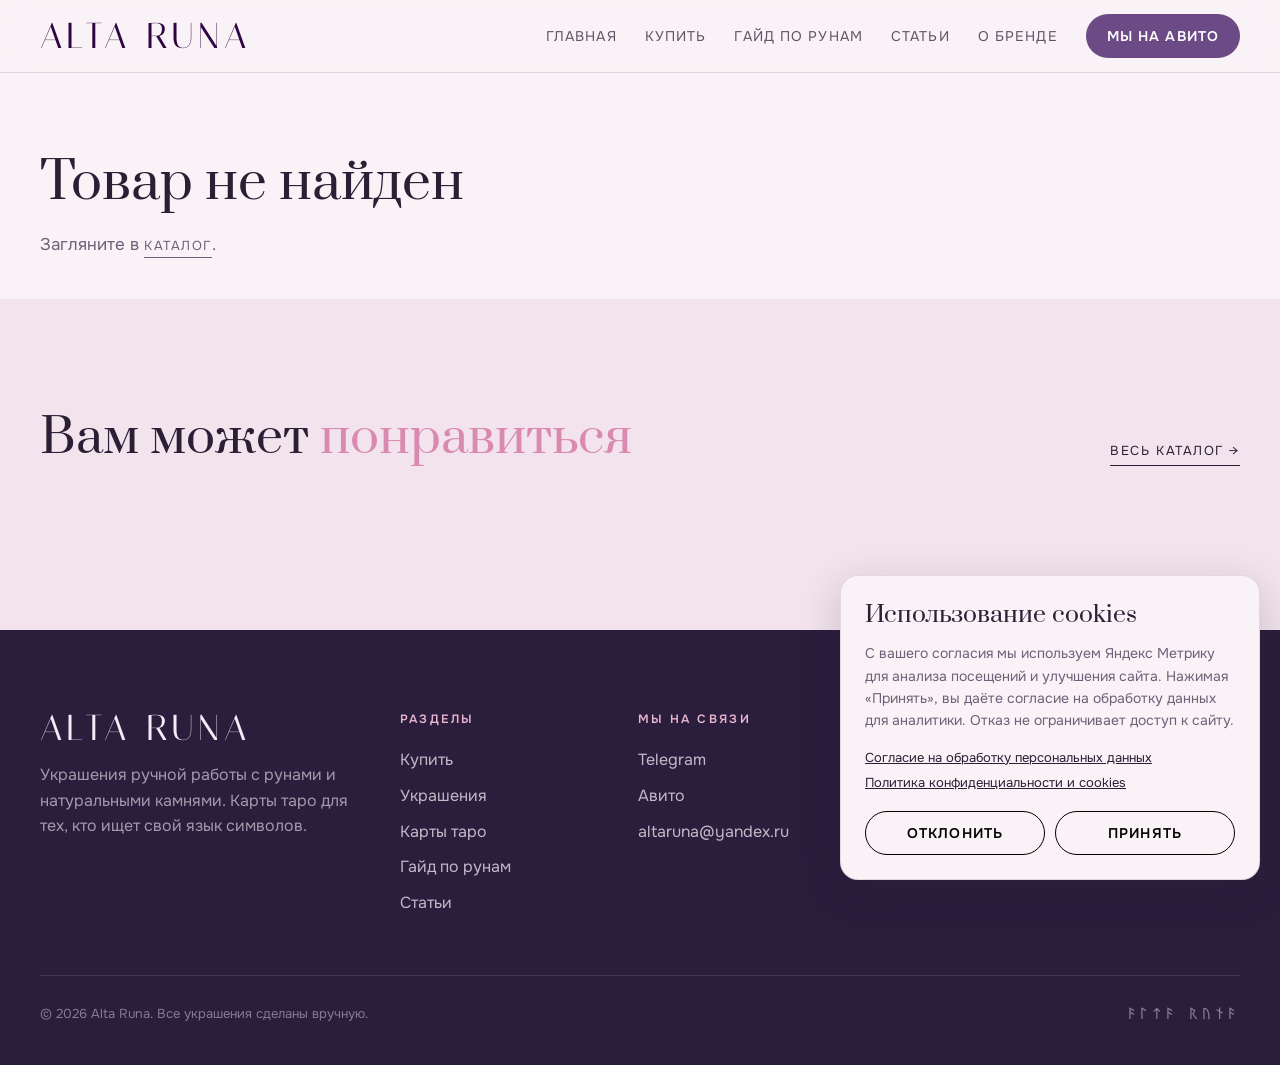
<file: product.html>
<!DOCTYPE html>
<html lang="ru">
<head>
<meta charset="UTF-8">
<script>document.documentElement.classList.add('js')</script>
<meta name="viewport" content="width=device-width, initial-scale=1">
<title>Товар – Alta Runa</title>
<meta name="description" content="Каталог Alta Runa: рунические браслеты, подвески и кольца с натуральными камнями, колоды и наборы таро.">
<meta property="og:title" content="Alta Runa">
<meta property="og:description" content="Каталог Alta Runa: рунические браслеты, подвески и кольца с натуральными камнями, колоды и наборы таро.">
<meta name="theme-color" content="#2B1D3C">
<link rel="icon" href="data:image/svg+xml,<svg xmlns='http://www.w3.org/2000/svg' viewBox='0 0 100 100'><rect width='100' height='100' rx='22' fill='%232B1D3C'/><text x='50' y='72' font-size='64' text-anchor='middle' fill='%23C9AEE0'>ᚱ</text></svg>">
<link rel="stylesheet" href="assets/style.css">
</head>
<body data-page="product">
<header id="site-header"></header>
<main>
  <div id="product"></div>
  <section class="section section--alt">
    <div class="wrap">
      <div class="sec-head"><h2>Вам может <em>понравиться</em></h2><a href="shop.html" class="link-arrow">Весь каталог →</a></div>
      <div class="grid" id="related"></div>
    </div>
  </section>
</main>
<footer id="site-footer"></footer>
<script src="data/products.js"></script>
<script src="data/articles.js"></script>
<script src="assets/render.js"></script>
<script src="assets/main.js"></script>
</body>
</html>
</file>
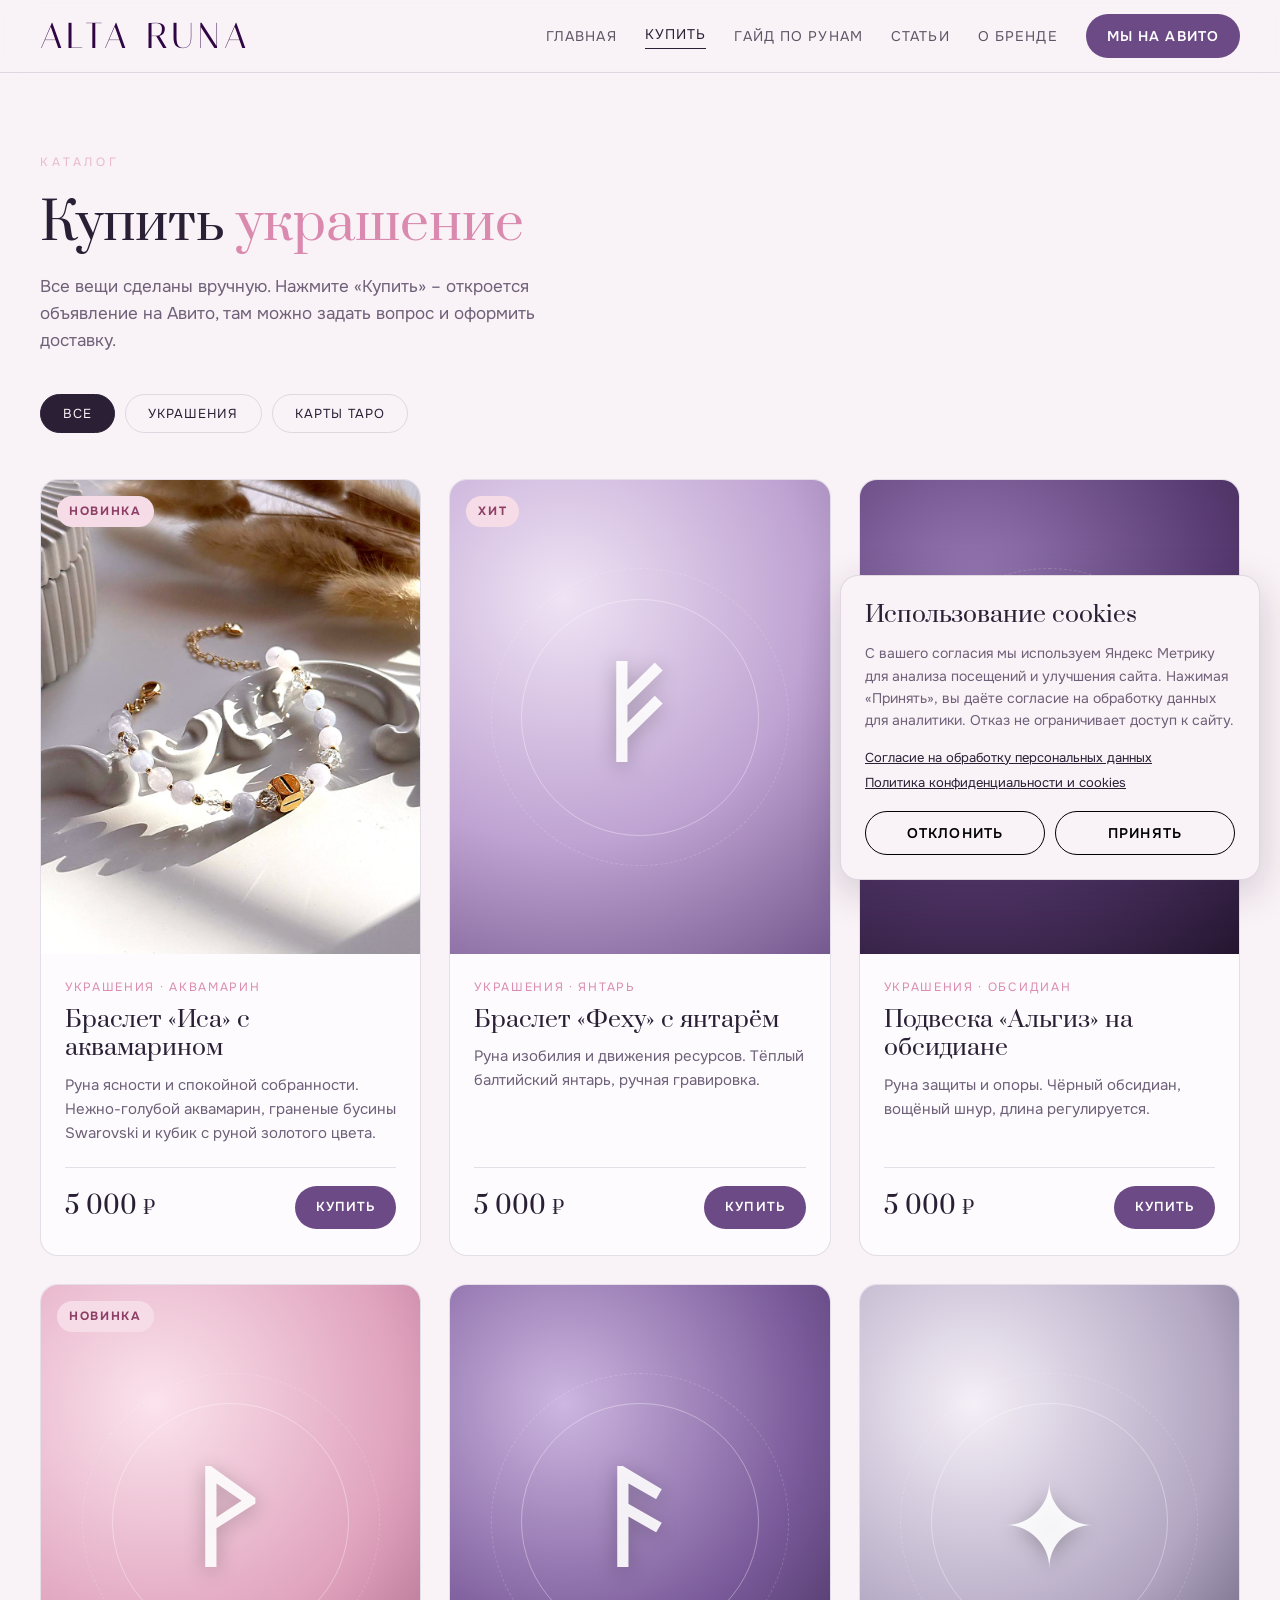
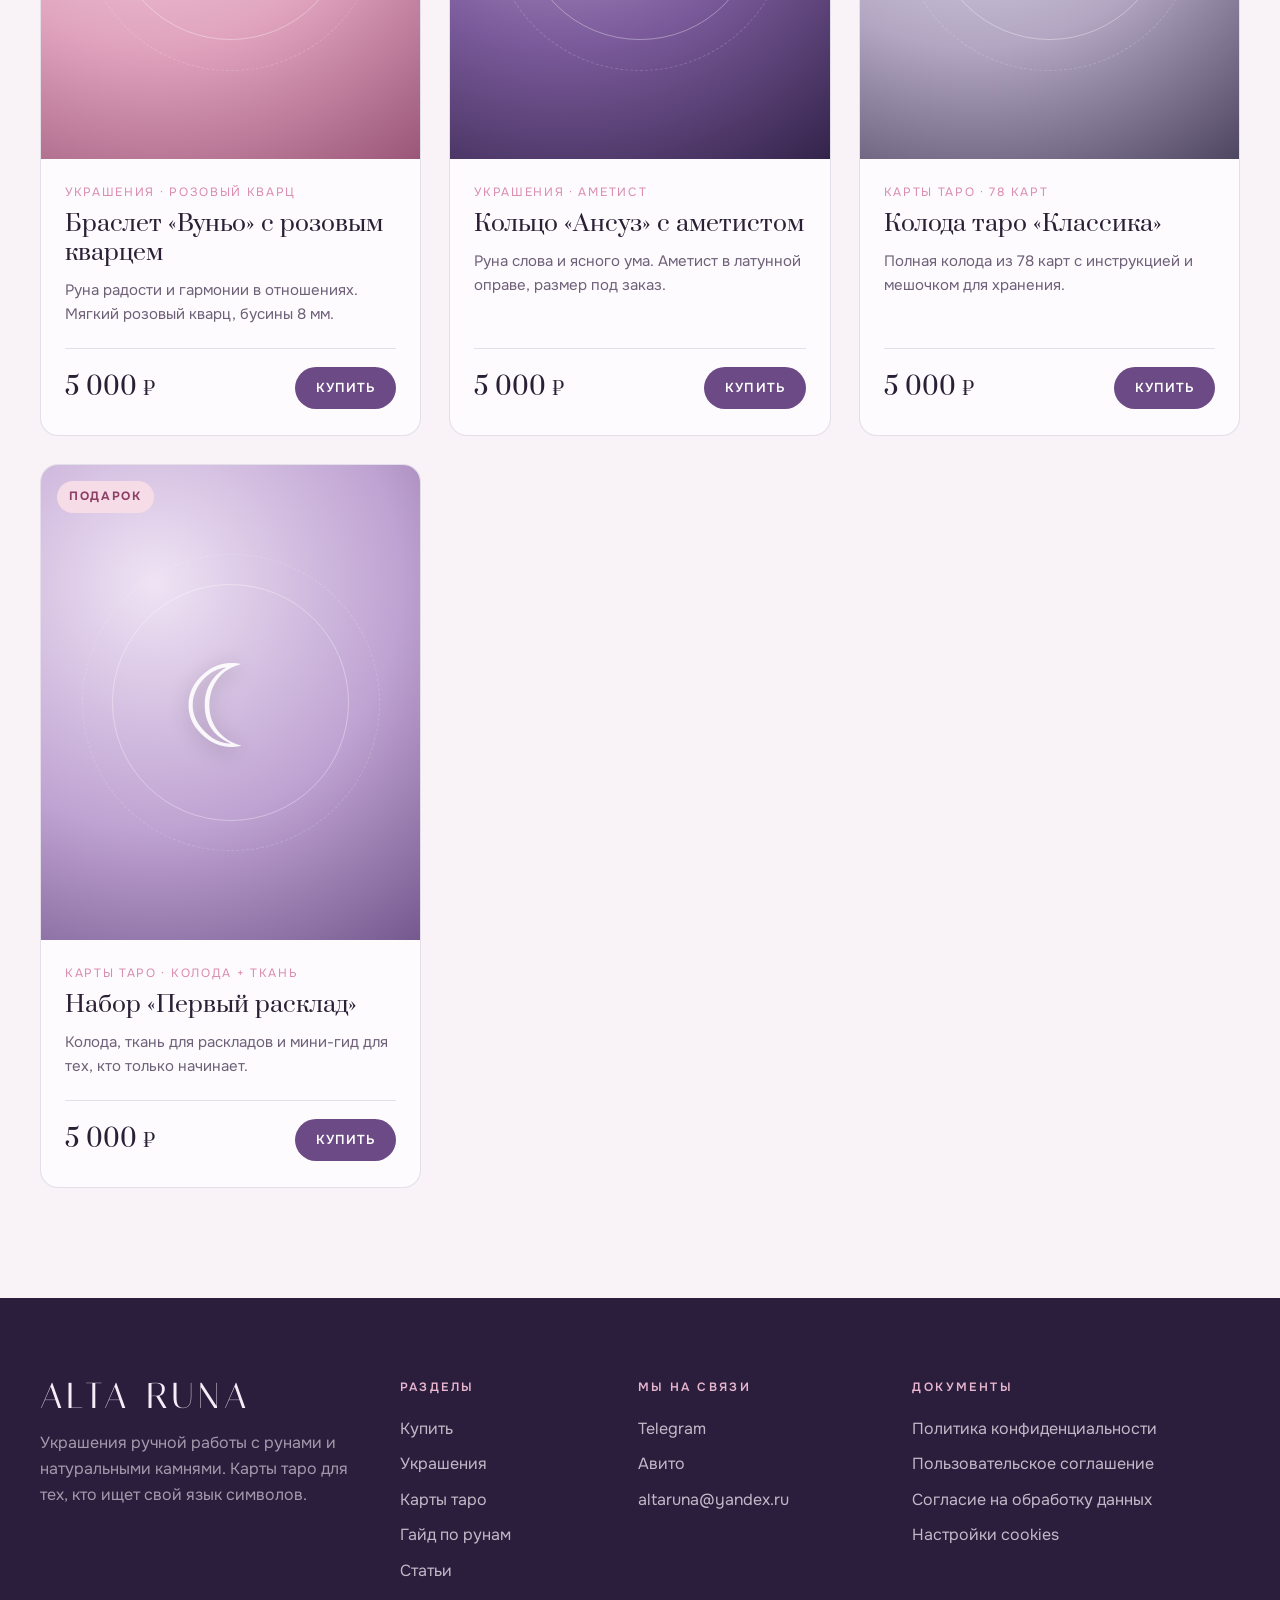
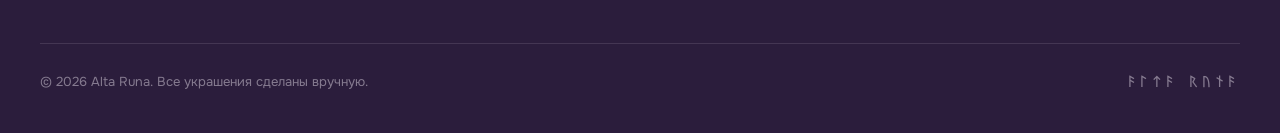
<file: shop.html>
<!DOCTYPE html>
<html lang="ru">
<head>
<meta charset="UTF-8">
<script>document.documentElement.classList.add('js')</script>
<meta name="viewport" content="width=device-width, initial-scale=1">
<title>Купить – Alta Runa</title>
<meta name="description" content="Каталог Alta Runa: рунические браслеты, подвески и кольца с натуральными камнями, колоды и наборы таро.">
<meta property="og:title" content="Купить – Alta Runa">
<meta property="og:description" content="Каталог Alta Runa: рунические браслеты, подвески и кольца с натуральными камнями, колоды и наборы таро.">
<meta name="theme-color" content="#2B1D3C">
<link rel="icon" href="data:image/svg+xml,<svg xmlns='http://www.w3.org/2000/svg' viewBox='0 0 100 100'><rect width='100' height='100' rx='22' fill='%232B1D3C'/><text x='50' y='72' font-size='64' text-anchor='middle' fill='%23C9AEE0'>ᚱ</text></svg>">
<link rel="stylesheet" href="assets/style.css">
</head>
<body data-page="shop">
<header id="site-header"></header>
<main>
  <section class="wrap page-title">
    <span class="eyebrow">Каталог</span>
    <h1>Купить <em>украшение</em></h1>
    <p>Все вещи сделаны вручную. Нажмите «Купить» – откроется объявление на Авито, там можно задать вопрос и оформить доставку.</p>
  </section>
  <section class="wrap" style="padding-bottom:110px">
    <div class="filters" id="filters"></div>
    <div class="grid" id="products"></div>
  </section>
</main>
<footer id="site-footer"></footer>
<script src="data/products.js"></script>
<script src="data/articles.js"></script>
<script src="assets/render.js"></script>
<script src="assets/main.js"></script>
</body>
</html>
</file>
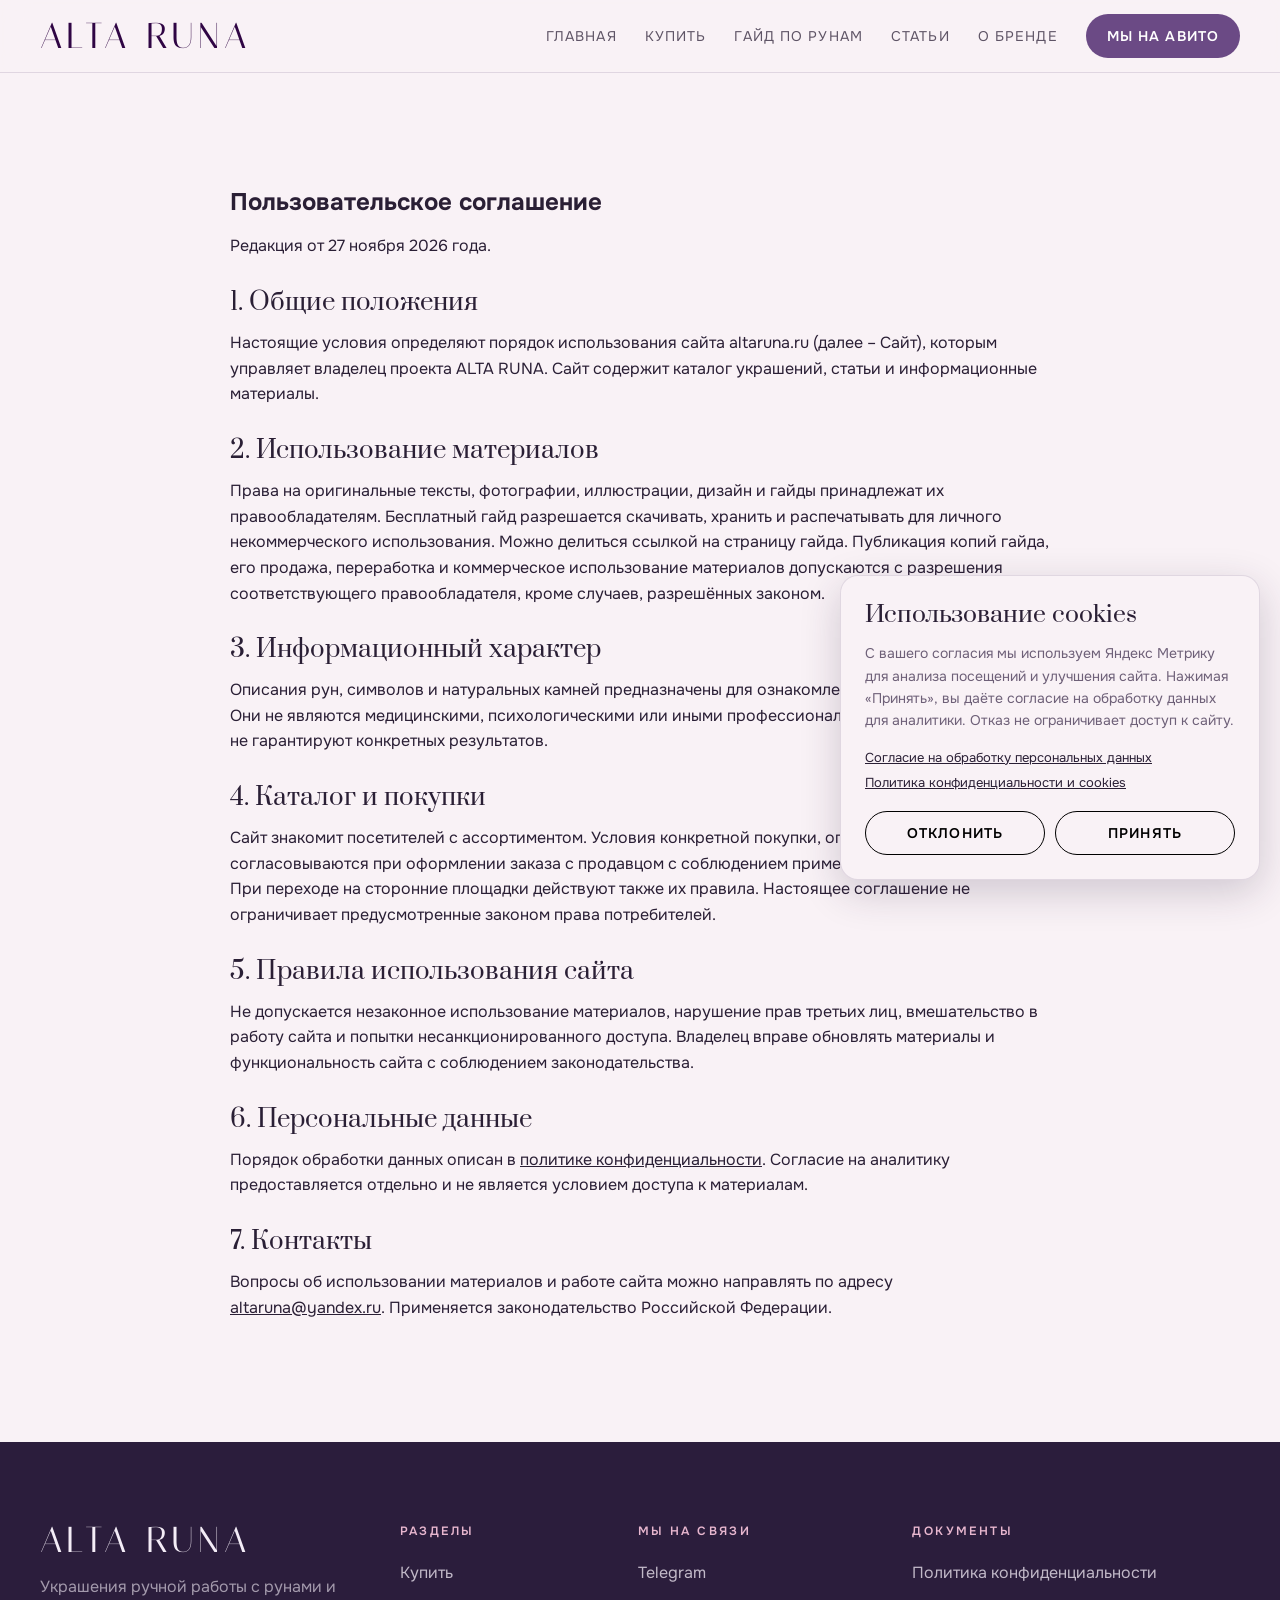
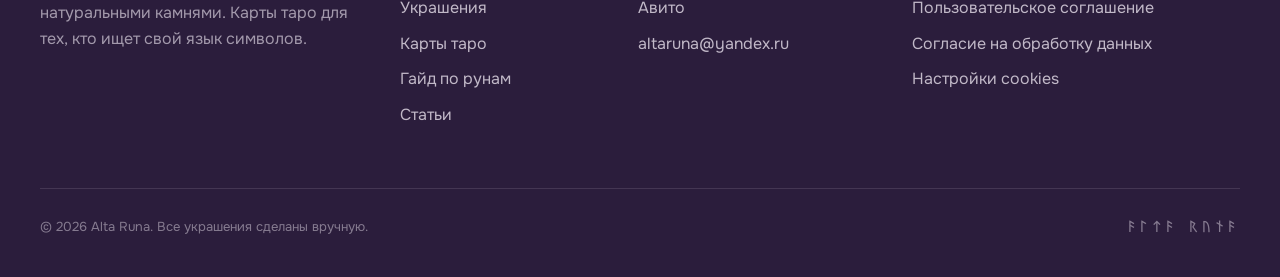
<file: terms.html>
<!doctype html><html lang="ru"><head><meta charset="UTF-8"><meta name="viewport" content="width=device-width,initial-scale=1"><meta name="robots" content="noindex,nofollow"><title>Пользовательское соглашение – ALTA RUNA</title><link rel="stylesheet" href="assets/style.css"></head><body data-page="legal"><header id="site-header"></header><main class="section"><div class="wrap"><article class="legal-copy"><h1>Пользовательское соглашение</h1><p>Редакция от 27 ноября 2026 года.</p><h2>1. Общие положения</h2><p>Настоящие условия определяют порядок использования сайта altaruna.ru (далее – Сайт), которым управляет владелец проекта ALTA RUNA. Сайт содержит каталог украшений, статьи и информационные материалы.</p><h2>2. Использование материалов</h2><p>Права на оригинальные тексты, фотографии, иллюстрации, дизайн и гайды принадлежат их правообладателям. Бесплатный гайд разрешается скачивать, хранить и распечатывать для личного некоммерческого использования. Можно делиться ссылкой на страницу гайда. Публикация копий гайда, его продажа, переработка и коммерческое использование материалов допускаются с разрешения соответствующего правообладателя, кроме случаев, разрешённых законом.</p><h2>3. Информационный характер</h2><p>Описания рун, символов и натуральных камней предназначены для ознакомления и личной рефлексии. Они не являются медицинскими, психологическими или иными профессиональными рекомендациями и не гарантируют конкретных результатов.</p><h2>4. Каталог и покупки</h2><p>Сайт знакомит посетителей с ассортиментом. Условия конкретной покупки, оплаты, доставки и возврата согласовываются при оформлении заказа с продавцом с соблюдением применимого законодательства. При переходе на сторонние площадки действуют также их правила. Настоящее соглашение не ограничивает предусмотренные законом права потребителей.</p><h2>5. Правила использования сайта</h2><p>Не допускается незаконное использование материалов, нарушение прав третьих лиц, вмешательство в работу сайта и попытки несанкционированного доступа. Владелец вправе обновлять материалы и функциональность сайта с соблюдением законодательства.</p><h2>6. Персональные данные</h2><p>Порядок обработки данных описан в <a href="privacy.html">политике конфиденциальности</a>. Согласие на аналитику предоставляется отдельно и не является условием доступа к материалам.</p><h2>7. Контакты</h2><p>Вопросы об использовании материалов и работе сайта можно направлять по адресу <a href="mailto:altaruna@yandex.ru">altaruna@yandex.ru</a>. Применяется законодательство Российской Федерации.</p></article></div></main><footer id="site-footer"></footer><script src="data/products.js"></script><script src="data/articles.js"></script><script src="assets/render.js"></script><script src="assets/main.js"></script></body></html>
</file>
<file: assets/style.css>
@font-face{font-family:"Italiana";src:url("fonts/italiana.ttf") format("truetype");font-weight:400;font-display:swap}
@font-face{font-family:"Prata";src:url("fonts/prata.ttf") format("truetype");font-weight:400;font-display:swap}
@font-face{font-family:"Onest";src:url("fonts/onest.ttf") format("truetype");font-weight:100 900;font-display:swap}
/* ===================== ALTA RUNA ===================== */
:root{
  --bg:#F9F2F6;
  --bg-2:#F2E3EC;
  --ink:#2A1F35;
  --ink-soft:#6E6078;
  --line:rgba(60,35,85,.13);
  --dark:#2B1D3C;
  --dark-2:#3A2950;
  --bone:#F4EDF7;
  --accent:#6B4A85;
  --accent-2:#E8B7CF;
  --pink:#D98AAE;
  --pink-soft:#F6DCE7;
  --radius:18px;
  --wrap:1200px;
  --serif:"Prata", Georgia, serif;
  --sans:"Onest", system-ui, -apple-system, "Segoe UI", sans-serif;
  --rune:"BabelStone Elder","Noto Sans Runic","Segoe UI Historic","Segoe UI Symbol",serif;
}
*{box-sizing:border-box;margin:0;padding:0}
html{scroll-behavior:smooth}
body{font-family:var(--sans);background:var(--bg);color:var(--ink);line-height:1.6;font-size:16px;-webkit-font-smoothing:antialiased}
img{max-width:100%;display:block}
a{color:inherit;text-decoration:none}
.wrap{width:min(var(--wrap),100% - 40px);margin-inline:auto}
.rune{font-family:var(--rune)}

/* ---------- Header ---------- */
.header{position:sticky;top:0;z-index:50;background:rgba(249,242,246,.82);backdrop-filter:blur(14px);-webkit-backdrop-filter:blur(14px);border-bottom:1px solid var(--line)}
.header.on-dark{background:rgba(43,29,60,.8);color:var(--bone);border-color:rgba(244,237,247,.12)}
.header__in{display:flex;align-items:center;justify-content:space-between;height:72px}
.logo{display:flex;align-items:center;gap:10px;font-family:var(--serif);font-size:24px;letter-spacing:.22em;font-weight:400;text-transform:uppercase;font-weight:400;font-synthesis:none}
.logo .rune{font-size:22px;color:var(--accent-2);letter-spacing:0}
.nav{display:flex;align-items:center;gap:28px}
.nav a{font-size:14px;letter-spacing:.08em;text-transform:uppercase;opacity:.75;transition:opacity .2s}
.nav a:hover,.nav a.active{opacity:1}
.nav .btn{opacity:1;color:#fff}
.nav a.active{border-bottom:1px solid currentColor;padding-bottom:2px}
.burger{display:none;background:none;border:0;color:inherit;width:40px;height:40px;cursor:pointer}
.burger span{display:block;height:1.5px;background:currentColor;margin:7px 8px;transition:.3s}

/* ---------- Buttons ---------- */
.btn{display:inline-flex;align-items:center;justify-content:center;gap:10px;padding:14px 28px;border-radius:999px;font-size:14px;letter-spacing:.08em;text-transform:uppercase;font-weight:600;border:1px solid transparent;cursor:pointer;transition:transform .2s, background .2s, color .2s, border-color .2s;font-family:var(--sans)}
.btn:hover{transform:translateY(-2px)}
.btn--accent{background:var(--accent);color:#fff}
.btn--accent:hover{background:#583A70}
.btn--ghost{border-color:currentColor;background:transparent}
.btn--ghost:hover{background:var(--ink);color:var(--bg);border-color:var(--ink)}
.on-dark-section .btn--ghost:hover{background:var(--bone);color:var(--dark);border-color:var(--bone)}
.btn--sm{padding:10px 20px;font-size:12px}
.btn--full{width:100%}

/* ---------- Hero ---------- */
.hero{position:relative;background:var(--dark);color:var(--bone);overflow:hidden;margin-top:-72px;padding-top:72px}
.hero::before{content:"";position:absolute;inset:0;background:radial-gradient(35% 45% at 92% 15%, rgba(217,138,174,.30), transparent 70%), radial-gradient(60% 70% at 78% 50%, rgba(155,123,186,.42), transparent 70%), radial-gradient(40% 50% at 10% 100%, rgba(232,150,190,.22), transparent 70%)}
.hero__in{position:relative;display:grid;grid-template-columns:1.1fr 1fr;align-items:center;gap:40px;min-height:calc(100vh - 72px);max-height:900px;padding:60px 0}
.eyebrow{font-size:12px;letter-spacing:.32em;text-transform:uppercase;color:var(--accent-2);margin-bottom:22px;display:block}
.hero h1{font-family:var(--serif);font-weight:400;font-size:clamp(48px,6.4vw,96px);line-height:.98;letter-spacing:-.01em;font-weight:400;font-synthesis:none}
.hero h1 em{font-style:italic;color:var(--accent-2)}
.hero p{margin-top:28px;max-width:470px;font-size:18px;color:rgba(244,237,247,.72)}
.hero__cta{display:flex;flex-wrap:wrap;gap:14px;margin-top:40px}

.ring{position:relative;width:min(520px,100%);aspect-ratio:1;margin-inline:auto}
.ring__track{position:absolute;inset:0;animation:spin 90s linear infinite}
.ring__track span{position:absolute;left:50%;top:50%;font-family:var(--rune);font-size:clamp(16px,2vw,24px);color:rgba(244,237,247,.55)}
.ring__circle{position:absolute;inset:9%;border-radius:50%;border:1px solid rgba(244,237,247,.16)}
.ring__circle--2{inset:22%;border-color:rgba(201,174,224,.4)}
.ring__stone{position:absolute;inset:28%;border-radius:50%;background:radial-gradient(circle at 34% 30%, #B79BD0 0%, #6E4C8C 38%, #3B2456 78%, #1D1030 100%);box-shadow:0 40px 80px rgba(0,0,0,.55), inset -18px -24px 50px rgba(0,0,0,.45), inset 12px 14px 30px rgba(240,225,255,.25);display:grid;place-items:center}
.ring__stone .rune{font-size:clamp(70px,10vw,130px);color:rgba(250,244,255,.92);text-shadow:0 2px 0 rgba(0,0,0,.25), 0 0 30px rgba(210,180,255,.45)}
@keyframes spin{to{transform:rotate(360deg)}}

/* ---------- Marquee ---------- */
.marquee{background:linear-gradient(90deg,var(--accent),#A86A9C 50%,var(--pink));color:#fff;overflow:hidden;white-space:nowrap;padding:16px 0}
.marquee__track{display:inline-flex;gap:46px;animation:marq 40s linear infinite;font-size:14px;letter-spacing:.24em;text-transform:uppercase}
.marquee__track .rune{letter-spacing:0;font-size:18px;opacity:.8}
@keyframes marq{to{transform:translateX(-50%)}}

/* ---------- Sections ---------- */
.section{padding:110px 0}
.section--tight{padding:70px 0}
.section--alt{background:var(--bg-2)}
.on-dark-section{background:var(--dark);color:var(--bone)}
.sec-head{display:flex;align-items:end;justify-content:space-between;gap:30px;margin-bottom:54px;flex-wrap:wrap}
.sec-head h2,.page-title h1{font-family:var(--serif);font-weight:400;font-size:clamp(38px,4.6vw,64px);line-height:1.02;font-weight:400;font-synthesis:none}
.sec-head h2 em,.page-title h1 em{font-style:italic;color:var(--pink)}
.sec-head p{max-width:420px;color:var(--ink-soft)}
.link-arrow{font-size:13px;letter-spacing:.12em;text-transform:uppercase;border-bottom:1px solid currentColor;padding-bottom:3px;white-space:nowrap}

/* ---------- Collections ---------- */
.collections{display:grid;grid-template-columns:1fr 1fr;gap:22px}
.coll{position:relative;border-radius:var(--radius);overflow:hidden;min-height:440px;padding:40px;display:flex;flex-direction:column;justify-content:flex-end;color:#fff;isolation:isolate;transition:transform .4s}
.coll:hover{transform:translateY(-4px)}
.coll::after{content:"";position:absolute;inset:0;background:linear-gradient(to top, rgba(0,0,0,.55), transparent 60%);z-index:-1}
.coll__sym{position:absolute;top:30px;right:36px;font-family:var(--rune);font-size:150px;line-height:1;opacity:.28;z-index:-1;transition:transform .6s}
.coll:hover .coll__sym{transform:rotate(-8deg) scale(1.08)}
.coll h3{font-family:var(--serif);font-size:44px;font-weight:400;line-height:1;font-weight:400;font-synthesis:none}
.coll p{margin-top:10px;opacity:.85;max-width:340px}
.coll .link-arrow{margin-top:24px;align-self:flex-start}

/* ---------- Art placeholders (tones) ---------- */
.tone-amber{background:radial-gradient(circle at 30% 25%, #F2C98A, #B9712F 55%, #5C3014)}
.tone-obsidian{background:radial-gradient(circle at 30% 25%, #5A4E6E, #272033 55%, #100B17)}
.tone-rose{background:radial-gradient(circle at 30% 25%, #FBE3EC, #E0A3BE 55%, #9A5677)}
.tone-amethyst{background:radial-gradient(circle at 30% 25%, #CDB6E0, #7A5A9A 55%, #33234A)}
.tone-jade{background:radial-gradient(circle at 30% 25%, #C3DCC9, #5E8A6D 55%, #253D30)}
.tone-moon{background:radial-gradient(circle at 30% 25%, #F4EFF7, #B2A6C2 55%, #4E4560)}
.tone-lilac{background:radial-gradient(circle at 30% 25%, #EFE3F4, #BFA3D2 55%, #75588E)}
.tone-plum{background:radial-gradient(circle at 30% 25%, #9A7BB6, #5A3C74 55%, #24152F)}
.tone-copper{background:radial-gradient(circle at 30% 25%, #E9B58E, #A0623F 55%, #44200F)}

/* ---------- Product cards ---------- */
.grid{display:grid;grid-template-columns:repeat(3,1fr);gap:28px}
.card{display:flex;flex-direction:column;background:#FDFBFE;border-radius:var(--radius);overflow:hidden;border:1px solid var(--line);transition:transform .35s, box-shadow .35s}
.card:hover{transform:translateY(-6px);box-shadow:0 26px 50px -24px rgba(60,35,85,.35)}
.card__media{position:relative;aspect-ratio:4/5;overflow:hidden;display:grid;place-items:center}
.card__media img{width:100%;height:100%;object-fit:cover;transition:transform .7s}
.card:hover .card__media img{transform:scale(1.05)}
.art{position:absolute;inset:0;display:grid;place-items:center}
.art::before{content:"";position:absolute;width:62%;aspect-ratio:1;border-radius:50%;border:1px solid rgba(255,255,255,.35)}
.art::after{content:"";position:absolute;width:78%;aspect-ratio:1;border-radius:50%;border:1px dashed rgba(255,255,255,.18)}
.art__sym{font-family:var(--rune);font-size:clamp(80px,9vw,120px);color:rgba(255,255,255,.9);text-shadow:0 4px 20px rgba(0,0,0,.25);transition:transform .6s}
.card:hover .art__sym{transform:scale(1.08)}
.badge{position:absolute;top:16px;left:16px;background:var(--pink-soft);color:#8E3F66;font-size:11px;letter-spacing:.14em;text-transform:uppercase;font-weight:700;padding:6px 12px;border-radius:999px;z-index:2}
.card__body{padding:24px 24px 26px;display:flex;flex-direction:column;flex:1}
.card__meta{font-size:12px;letter-spacing:.14em;text-transform:uppercase;color:var(--pink)}
.card__title{font-family:var(--serif);font-size:27px;font-weight:400;line-height:1.1;margin:8px 0 10px;font-weight:400;font-synthesis:none}
.card__desc{color:var(--ink-soft);font-size:15px;flex:1}
.card__foot{display:flex;align-items:center;justify-content:space-between;gap:12px;margin-top:22px;padding-top:18px;border-top:1px solid var(--line)}
.price{font-family:var(--serif);font-size:28px;font-weight:400;font-weight:400;font-synthesis:none}
.price small{font-size:18px}

/* ---------- Article cards ---------- */
.a-card{display:flex;flex-direction:column;gap:18px}
.a-card__cover{position:relative;aspect-ratio:3/2;border-radius:var(--radius);overflow:hidden;display:grid;place-items:center}
.a-card__cover img{width:100%;height:100%;object-fit:cover;transition:transform .7s}
.a-card:hover .a-card__cover img,.a-card:hover .art__sym{transform:scale(1.06)}
.a-card__cover .art__sym{font-size:90px}
.a-card__meta{display:flex;gap:14px;font-size:12px;letter-spacing:.12em;text-transform:uppercase;color:var(--ink-soft)}
.a-card__meta b{color:var(--accent);font-weight:600}
.a-card h3{font-family:var(--serif);font-size:28px;line-height:1.12;font-weight:400;transition:color .2s;font-weight:400;font-synthesis:none}
.a-card:hover h3{color:var(--accent)}
.a-card p{color:var(--ink-soft);font-size:15px}

/* ---------- Features ---------- */
.features{display:grid;grid-template-columns:repeat(3,1fr);gap:1px;background:rgba(244,237,247,.12);border:1px solid rgba(244,237,247,.12);border-radius:var(--radius);overflow:hidden}
.feature{background:var(--dark);padding:46px 38px}
.feature .rune{font-size:42px;color:var(--accent-2)}
.feature h3{font-family:var(--serif);font-size:30px;font-weight:400;margin:20px 0 10px;font-weight:400;font-synthesis:none}
.feature p{color:rgba(244,237,247,.65)}
.about-grid{display:grid;grid-template-columns:1fr 1fr;gap:70px;align-items:end;margin-bottom:60px}
.about-grid h2{font-family:var(--serif);font-weight:400;font-size:clamp(38px,4.6vw,64px);line-height:1.02;font-weight:400;font-synthesis:none}
.about-grid h2 em{font-style:italic;color:var(--accent-2)}
.about-grid p{color:rgba(244,237,247,.72);font-size:17px}
.about-grid p+p{margin-top:16px}

/* ---------- CTA ---------- */
.cta{border-radius:28px;padding:80px 60px;text-align:center;position:relative;overflow:hidden;background:linear-gradient(120deg,var(--accent) 0%,#9A5E95 55%,var(--pink) 100%);color:#fff}
.cta::before{content:"ᚨᛚᛏᚨ ᚱᚢᚾᚨ";position:absolute;inset:auto 0 -40px 0;font-family:var(--rune);font-size:200px;opacity:.08;white-space:nowrap;line-height:1}
.cta h2{font-family:var(--serif);font-weight:400;font-size:clamp(36px,4.4vw,58px);line-height:1.05;position:relative;font-weight:400;font-synthesis:none}
.cta p{max-width:520px;margin:18px auto 34px;opacity:.85;position:relative}
.cta .btn{background:#fff;color:var(--accent);position:relative}

/* ---------- Page title & filters ---------- */
.page-title{padding:80px 0 40px}
.page-title p{margin-top:18px;max-width:560px;color:var(--ink-soft);font-size:17px}
.filters{display:flex;flex-wrap:wrap;gap:10px;margin-bottom:46px}
.chip{padding:10px 22px;border-radius:999px;border:1px solid var(--line);background:transparent;font-family:var(--sans);font-size:13px;letter-spacing:.08em;text-transform:uppercase;cursor:pointer;color:var(--ink);transition:.2s}
.chip:hover{border-color:var(--ink)}
.chip.active{background:var(--ink);color:var(--bg);border-color:var(--ink)}
.empty{padding:60px 0;color:var(--ink-soft);text-align:center;grid-column:1/-1}

/* ---------- Article page ---------- */
.article-hero{padding:70px 0 0}
.article-hero .back{font-size:13px;letter-spacing:.12em;text-transform:uppercase;color:var(--ink-soft)}
.article-hero .back:hover{color:var(--accent)}
.article-hero h1{font-family:var(--serif);font-weight:400;font-size:clamp(40px,5.4vw,76px);line-height:1.02;margin:26px 0 20px;max-width:900px;font-weight:400;font-synthesis:none}
.article-cover{position:relative;aspect-ratio:21/9;border-radius:var(--radius);overflow:hidden;margin:44px 0 0;display:grid;place-items:center}
.article-cover img{width:100%;height:100%;object-fit:cover}
.article-cover .art__sym{font-size:clamp(110px,14vw,200px)}
.prose{max-width:720px;margin:64px auto 0;font-size:18px;line-height:1.8}
.prose > p:first-child{font-family:var(--serif);font-size:25px;line-height:1.5;font-weight:400;font-synthesis:none}
.prose p{margin-bottom:22px}
.prose h2{font-family:var(--serif);font-weight:400;font-size:34px;line-height:1.15;margin:46px 0 16px;font-weight:400;font-synthesis:none}
.prose ul{margin:0 0 22px 0;list-style:none}
.prose li{position:relative;padding-left:30px;margin-bottom:10px}
.prose li::before{content:"ᛜ";font-family:var(--rune);position:absolute;left:0;top:0;color:var(--pink)}
.prose strong{font-weight:700}
.prose a{color:var(--accent);border-bottom:1px solid currentColor}

/* ---------- Footer ---------- */
.footer{background:var(--dark);color:var(--bone);padding:80px 0 40px;margin-top:0}
.footer__top{display:grid;grid-template-columns:1.35fr .85fr 1fr 1.35fr;gap:32px;padding-bottom:50px;border-bottom:1px solid rgba(244,237,247,.12)}
.footer .logo{margin-bottom:16px}
.footer p{color:rgba(244,237,247,.6);max-width:340px}
.footer h4{font-size:12px;letter-spacing:.2em;text-transform:uppercase;color:var(--accent-2);margin-bottom:18px;font-weight:600}
.footer li{list-style:none;margin-bottom:10px}
.footer li a{opacity:.75}
.footer li a:hover{opacity:1}
.footer__bot{display:flex;justify-content:space-between;gap:20px;padding-top:28px;font-size:13px;color:rgba(244,237,247,.45);flex-wrap:wrap}
.footer__bot .rune{letter-spacing:.3em}

/* ---------- Reveal ---------- */
.js .reveal{opacity:0;transform:translateY(24px);transition:opacity .9s, transform .9s}
.js .reveal.in{opacity:1;transform:none}

/* ---------- Responsive ---------- */
@media (max-width:1000px){
  .grid{grid-template-columns:repeat(2,1fr)}
  .features{grid-template-columns:1fr}
  .about-grid{grid-template-columns:1fr;gap:24px}
  .footer__top{grid-template-columns:1fr 1fr}
  .footer__top > div:first-child{grid-column:1/-1}
}
@media (max-width:960px){
  .burger{display:block}
  .nav{position:fixed;inset:72px 0 auto 0;flex-direction:column;align-items:flex-start;gap:0;padding:10px 20px 26px;background:var(--bg);color:var(--ink);border-bottom:1px solid var(--line);transform:translateY(-120%);transition:transform .4s;z-index:-1}
  .header.on-dark .nav{background:var(--dark);color:var(--bone)}
  .nav.open{transform:none}
  .nav a{padding:14px 0;width:100%;font-size:15px;border-bottom:1px solid var(--line)}
  .nav a.active{padding-bottom:14px}
  .nav .btn{margin-top:18px;width:100%}
  .burger.open span:nth-child(1){transform:translateY(8.5px) rotate(45deg)}
  .burger.open span:nth-child(2){opacity:0}
  .burger.open span:nth-child(3){transform:translateY(-8.5px) rotate(-45deg)}
  .hero__in{grid-template-columns:1fr;min-height:auto;max-height:none;padding:50px 0 70px;text-align:left}
  .ring{width:min(360px,90%);order:-1}
  .collections{grid-template-columns:1fr}
  .coll{min-height:340px}
  .section{padding:80px 0}
  .cta{padding:60px 26px}
}
@media (max-width:560px){
  .grid{grid-template-columns:1fr}
  .footer__top{grid-template-columns:1fr}
  .prose{font-size:17px}
  .prose > p:first-child{font-size:21px}
}
@media (prefers-reduced-motion:reduce){
  .ring__track,.marquee__track{animation:none}
  .js .reveal{opacity:1;transform:none}
}

/* ===================== ГАЙД ===================== */
.btn--light{background:var(--bone);color:var(--dark)}
.btn--light:hover{background:#fff}
.hero--guide .hero__in{min-height:auto;padding:90px 0 110px}
.guide-preview{position:relative;width:min(400px,86%);margin-inline:auto;transform:rotate(3deg)}
.guide-preview img{position:relative;border-radius:10px;box-shadow:0 40px 80px -20px rgba(0,0,0,.6)}
.guide-preview__back{position:absolute;inset:0;border-radius:10px;background:#E6D6E8;transform:rotate(-7deg) translate(-18px,10px);box-shadow:0 30px 60px -20px rgba(0,0,0,.5)}
.inside{display:grid;grid-template-columns:repeat(4,1fr);gap:24px}
.inside__item{padding:32px 28px;border:1px solid var(--line);border-radius:var(--radius);background:#FDFBFE}
.inside__item span{font-family:var(--serif);font-size:44px;color:var(--pink);line-height:1;font-weight:400;font-synthesis:none}
.inside__item h3{font-family:var(--serif);font-size:26px;font-weight:400;line-height:1.1;margin:18px 0 10px;font-weight:400;font-synthesis:none}
.inside__item p{color:var(--ink-soft);font-size:15px}
.futhark{display:grid;grid-template-columns:repeat(8,1fr);gap:14px}
.futhark__aett{grid-column:1/-1;font-size:12px;letter-spacing:.24em;text-transform:uppercase;color:var(--ink-soft);margin:18px 0 2px}
.futhark__aett:first-child{margin-top:0}
.rune-tile{position:relative;aspect-ratio:3/4;border-radius:14px;background:#FDFBFE;border:1px solid var(--line);display:flex;flex-direction:column;align-items:center;justify-content:center;gap:8px;transition:transform .3s, box-shadow .3s}
.rune-tile:nth-child(odd) .rune{color:var(--pink)}
.rune-tile:hover{border-color:var(--pink);transform:translateY(-4px);box-shadow:0 18px 30px -18px rgba(60,35,85,.4)}
.rune-tile .rune{font-size:clamp(30px,3.4vw,46px);color:var(--accent);line-height:1}
.rune-tile b{font-family:var(--serif);font-size:19px;font-weight:400;font-weight:400;font-synthesis:none}
.dot{display:inline-block;width:10px;height:10px;border-radius:50%;border:1px solid var(--accent);vertical-align:middle;margin-right:4px}
.dot--free{background:var(--accent)}
.offers{display:grid;grid-template-columns:1fr 1fr;gap:24px;max-width:960px}
.offer{padding:44px 40px;border-radius:24px;border:1px solid var(--line);background:#FDFBFE;display:flex;flex-direction:column}
.offer--main{background:var(--dark);color:var(--bone);border-color:var(--dark)}
.offer__tag{font-size:12px;letter-spacing:.2em;text-transform:uppercase;color:var(--accent)}
.offer--main .offer__tag{color:var(--accent-2)}
.offer h3{font-family:var(--serif);font-size:44px;font-weight:400;line-height:1;margin:14px 0 6px;font-weight:400;font-synthesis:none}
.offer__sub{font-family:var(--serif);font-size:24px;opacity:.75;font-weight:400;font-synthesis:none}
.offer ul{list-style:none;margin:26px 0 34px;flex:1}
.offer li{padding:10px 0 10px 28px;position:relative;border-bottom:1px solid var(--line)}
.offer--main li{border-color:rgba(244,237,247,.12)}
.offer li::before{content:"ᛜ";font-family:var(--rune);position:absolute;left:0;color:var(--accent)}
.offer--main li::before{color:var(--accent-2)}
.offer .btn--ghost:hover{background:var(--accent);border-color:var(--accent);color:#fff}
.guide-promo{display:grid;grid-template-columns:1fr 1.1fr;gap:70px;align-items:center}
.guide-promo .guide-preview{width:min(360px,80%)}
.guide-promo h2{font-family:var(--serif);font-weight:400;font-size:clamp(38px,4.6vw,64px);line-height:1.02;font-weight:400;font-synthesis:none}
.guide-promo h2 em{font-style:italic;color:var(--pink)}
.guide-promo p{margin:20px 0 32px;color:var(--ink-soft);font-size:17px;max-width:480px}
.guide-promo .hero__cta{margin-top:0}
.guide-promo .btn--ghost:hover{background:var(--accent);border-color:var(--accent);color:#fff}
@media (max-width:1000px){
  .inside{grid-template-columns:1fr 1fr}
  .futhark{grid-template-columns:repeat(4,1fr)}
  .guide-promo{grid-template-columns:1fr;gap:50px}
}
@media (max-width:820px){
  .offers{grid-template-columns:1fr}
  .hero--guide .guide-preview{order:0;margin-top:20px}
}
@media (max-width:560px){
  .inside{grid-template-columns:1fr}
  .futhark{grid-template-columns:repeat(3,1fr);gap:10px}
  .offer{padding:34px 26px}
}

/* розовые акценты гайда */
.pro{display:grid;grid-template-columns:1fr 1fr;gap:60px;align-items:center;padding:64px;border-radius:28px;background:linear-gradient(135deg,var(--pink-soft) 0%,#EAD9F0 100%)}
.pro h2{font-family:var(--serif);font-weight:400;font-size:clamp(36px,4.2vw,58px);line-height:1.03;font-weight:400;font-synthesis:none}
.pro h2 em{font-style:italic;color:var(--accent)}
.pro > div > p{margin-top:18px;color:var(--ink-soft);font-size:17px}
.pro__list{display:grid;gap:14px}
.pro__item{display:flex;gap:18px;align-items:flex-start;background:rgba(255,255,255,.7);border-radius:16px;padding:20px 22px}
.pro__item .rune{font-size:30px;color:var(--pink);line-height:1;min-width:34px;text-align:center}
.pro__item h3{font-family:var(--serif);font-size:23px;font-weight:400;line-height:1.1;margin-bottom:4px;font-weight:400;font-synthesis:none}
.pro__item p{font-size:14.5px;color:var(--ink-soft)}
.offer--main{background:linear-gradient(150deg,var(--dark) 0%,#4A2C5E 60%,#7A3E6A 100%)}
.offer .offer__tag{color:var(--pink)}
@media (max-width:1000px){.pro{grid-template-columns:1fr;padding:40px 28px;gap:34px}}

/* ===================== СТРАНИЦА ТОВАРА ===================== */
.card__title a:hover{color:var(--accent)}
.product{padding:50px 0 100px}
.product .back{font-size:13px;letter-spacing:.12em;text-transform:uppercase;color:var(--ink-soft)}
.product .back:hover{color:var(--accent)}
.product__grid{display:grid;grid-template-columns:1.05fr 1fr;gap:64px;margin-top:28px;align-items:start}
.pgallery{position:sticky;top:96px}
.pmain{position:relative;aspect-ratio:4/5;border-radius:var(--radius);overflow:hidden;background:var(--bg-2)}
.pmain img{width:100%;height:100%;object-fit:cover}
.pthumbs{display:grid;grid-template-columns:repeat(4,1fr);gap:12px;margin-top:12px}
.pthumb{aspect-ratio:1;border-radius:12px;overflow:hidden;border:2px solid transparent;padding:0;cursor:pointer;background:none;opacity:.65;transition:.2s}
.pthumb img{width:100%;height:100%;object-fit:cover}
.pthumb.active,.pthumb:hover{opacity:1;border-color:var(--pink)}
.pinfo h1{font-family:var(--serif);font-weight:400;font-size:clamp(38px,4.2vw,58px);line-height:1.03;margin:10px 0 18px;font-weight:400;font-synthesis:none}
.pprice{font-family:var(--serif);font-size:40px;font-weight:400;font-weight:400;font-synthesis:none}
.pprice small{font-size:26px}
.plead{font-size:18px;color:var(--ink-soft);margin:18px 0 30px}
.pbuy{display:flex;flex-wrap:wrap;gap:12px}
.pfacts{display:grid;grid-template-columns:repeat(3,1fr);gap:12px;margin:34px 0}
.pfacts div{border:1px solid var(--line);border-radius:14px;padding:16px;text-align:center;background:#FDFBFE}
.pfacts span{display:block;font-size:26px;color:var(--pink);line-height:1.2}
.pfacts small{font-size:12px;letter-spacing:.08em;text-transform:uppercase;color:var(--ink-soft)}
.pdetail{border-top:1px solid var(--line)}
.pdetail:last-child{border-bottom:1px solid var(--line)}
.pdetail summary{list-style:none;cursor:pointer;padding:20px 0;font-family:var(--serif);font-size:24px;font-weight:400;display:flex;justify-content:space-between;align-items:center;font-weight:400;font-synthesis:none}
.pdetail summary::-webkit-details-marker{display:none}
.pdetail summary::after{content:"+";font-family:var(--sans);font-weight:300;font-size:26px;color:var(--pink);transition:transform .3s}
.pdetail[open] summary::after{transform:rotate(45deg)}
.pdetail p{padding:0 0 22px;color:var(--ink-soft);font-size:16px}
.prose .product-link{display:flex;gap:20px;align-items:center;padding:18px;border-radius:var(--radius);background:var(--pink-soft);border:0;color:var(--ink);margin:30px 0}
.prose .product-link img{width:110px;height:110px;border-radius:12px;object-fit:cover}
.prose .product-link b{display:block;font-family:var(--serif);font-size:24px;line-height:1.15;font-weight:400;font-synthesis:none}
.prose .product-link span{font-size:14px;color:var(--accent);letter-spacing:.08em;text-transform:uppercase}
@media (max-width:900px){
  .product__grid{grid-template-columns:1fr;gap:36px}
  .pgallery{position:static}
}

/* Prata has a single regular weight; avoid synthetic bold/italic in headings. */
.hero h1,.sec-head h2,.page-title h1{font-weight:400;line-height:1.12}
.hero h1 em{font-style:normal}

/* ALTA RUNA: Prata typography trial */
.hero h1{font-size:clamp(36px,5.1vw,76px);line-height:1.15;font-weight:400;font-synthesis:none}
.sec-head h2{font-size:clamp(30px,3.8vw,48px);line-height:1.2;font-weight:400;font-synthesis:none}
.page-title h1{font-size:clamp(32px,4vw,52px);line-height:1.18;font-weight:400;font-synthesis:none}
.coll h3{font-size:36px;line-height:1.2;font-weight:400;font-synthesis:none}
.cta h2{font-size:clamp(30px,3.7vw,48px);line-height:1.2;font-weight:400;font-synthesis:none}
.feature h3{font-size:25px;line-height:1.25;font-weight:400;font-synthesis:none}
.card__title{font-size:23px;line-height:1.25;font-weight:400;font-synthesis:none}
.pinfo h1{font-size:clamp(30px,3.4vw,46px);line-height:1.18;font-weight:400;font-synthesis:none}
.a-card h3{font-size:24px;line-height:1.25;font-weight:400;font-synthesis:none}
.article-hero h1{font-size:clamp(32px,4.3vw,60px);line-height:1.18;font-weight:400;font-synthesis:none}
.prose h2{font-size:28px;line-height:1.3;font-weight:400;font-synthesis:none}
.prose > p:first-child{font-size:22px;line-height:1.5;font-weight:400;font-synthesis:none}
.price{font-size:24px;line-height:1.2;font-weight:400;font-synthesis:none}
.pprice{font-size:34px;line-height:1.2;font-weight:400;font-synthesis:none}
.offer h3{font-size:36px;line-height:1.2;font-weight:400;font-synthesis:none}
.rune-tile b{font-size:18px;line-height:1.25;font-weight:400;font-synthesis:none}
.about-grid h2{font-size:clamp(30px,3.8vw,48px);line-height:1.2;font-weight:400;font-synthesis:none}
.guide-promo h2{font-size:clamp(30px,3.8vw,48px);line-height:1.2;font-weight:400;font-synthesis:none}
.pro h2{font-size:clamp(30px,3.7vw,48px);line-height:1.2;font-weight:400;font-synthesis:none}
.inside__item h3{font-size:24px;line-height:1.25;font-weight:400;font-synthesis:none}
.inside__item span{font-size:36px;line-height:1.15;font-weight:400;font-synthesis:none}
.offer__sub{font-size:22px;line-height:1.25;font-weight:400;font-synthesis:none}
.pro__item h3{font-size:22px;line-height:1.25;font-weight:400;font-synthesis:none}
.pdetail summary{font-size:22px;line-height:1.25;font-weight:400;font-synthesis:none}
.prose .product-link b{font-size:22px;line-height:1.25;font-weight:400;font-synthesis:none}
.hero h1 em,.sec-head h2 em,.page-title h1 em,.about-grid h2 em,.guide-promo h2 em,.pro h2 em{font-style:normal}
.btn--sm{font-size:13px}
.badge{font-size:12px}
@media(max-width:560px){.prose > p:first-child{font-size:20px}}

/* Original brand wordmark */
.logo--brand{flex-shrink:0;display:inline-flex;align-items:center}
.logo--brand img{display:block;width:164px;height:auto}
.header.on-dark .logo--brand img,.footer .logo--brand img{filter:brightness(0) invert(1)}
.footer .logo--brand img{width:190px}
@media(max-width:560px){.logo--brand img{width:136px}}


/* Italiana wordmark trial */
.logo--brand{font-family:"Italiana",Georgia,serif;font-size:36px;font-weight:400;letter-spacing:.12em;line-height:1;white-space:nowrap;font-synthesis:none;color:#2F0544}
.header.on-dark .logo--brand,.footer .logo--brand{color:var(--bone)}
.footer .logo--brand{display:inline-flex;flex-direction:column;gap:8px;font-size:36px}
.logo--brand small{font-family:var(--sans);font-size:9px;letter-spacing:.14em;font-weight:400}
@media(max-width:560px){.header .logo--brand{font-size:26px;letter-spacing:.08em}}

/* Elder Futhark web font trial */
@font-face{font-family:"BabelStone Elder";src:url("./BabelStoneRunicElderFuthark.woff2") format("woff2");font-style:normal;font-weight:400;font-display:swap}
.footer .logo--brand{gap:0}

/* Guide landing */
.guide-hero{background:var(--bg-2);padding:64px 0 72px;color:var(--ink)}
.guide-hero__grid{display:grid;grid-template-columns:1.15fr 1fr;align-items:center;gap:64px}
.guide-hero .eyebrow,.guide-next .eyebrow{color:var(--accent)}
.guide-hero h1{font-family:var(--serif);font-size:clamp(34px,4.6vw,64px);font-weight:400;line-height:1.18;margin:20px 0}
.guide-hero p{max-width:530px;color:var(--ink-soft);font-size:17px}
.guide-hero .guide-lead{font-size:clamp(20px,2.3vw,28px);color:var(--ink);margin-bottom:18px}
.guide-hero .guide-note{font-size:13px;margin-top:20px}
.guide-cover{display:block;width:min(100%,350px);height:auto;margin:auto;border-radius:3px;box-shadow:0 24px 50px -18px rgba(43,29,60,.35)}
.guide-stats{display:grid;grid-template-columns:repeat(3,1fr);padding-block:34px;border-bottom:1px solid var(--line);text-align:center}
.guide-stats div+div{border-left:1px solid var(--line)}
.guide-stats strong{display:block;font:400 clamp(30px,4vw,48px)/1.2 var(--serif);color:var(--accent)}
.guide-stats span{font-size:14px;color:var(--ink-soft)}
.guide-inside{grid-template-columns:repeat(3,minmax(0,1fr))}
.guide-gallery{display:grid;grid-template-columns:repeat(3,minmax(0,1fr));gap:24px}
.guide-gallery figure{margin:0;min-width:0}
.guide-gallery img{display:block;width:100%;height:auto;border-radius:4px;box-shadow:0 12px 28px rgba(43,29,60,.12)}
.guide-gallery figcaption{text-align:center;font-size:14px;color:var(--ink-soft);margin-top:14px}
.guide-next{max-width:760px;margin:auto;text-align:center}
.guide-next h2,.guide-final h2{font:400 clamp(28px,3.5vw,44px)/1.25 var(--serif);margin:16px 0}
.guide-next p{color:var(--ink-soft)}
.guide-final{background:var(--dark);color:var(--bone);border-radius:24px;text-align:center;padding:48px 24px}
.guide-final p{margin-bottom:24px}
@media(max-width:800px){.guide-hero__grid{grid-template-columns:1fr;gap:36px}.guide-hero{padding:42px 0}.guide-inside{grid-template-columns:repeat(2,minmax(0,1fr))}.guide-gallery{gap:12px}}
@media(max-width:560px){.guide-inside{grid-template-columns:1fr}.guide-gallery{grid-template-columns:1fr;gap:28px}.guide-gallery figure{max-width:360px;margin:auto}.guide-cover{width:min(82%,300px)}}

/* Three-page guide composition */
.guide-stack{position:relative;isolation:isolate;width:min(76%,350px);margin:24px auto;aspect-ratio:0.707;}
.guide-stack img{position:absolute;inset:0;width:100%;height:100%;object-fit:contain;border-radius:4px;box-shadow:0 14px 30px rgba(43,29,60,.22);background:#fff;}
.guide-stack__left{transform:translate(-9%,1%) rotate(-8deg);z-index:0}
.guide-stack__right{transform:translate(9%,2%) rotate(7deg);z-index:1}
.guide-stack__front{transform:rotate(2deg);z-index:2}
@media(max-width:560px){.guide-stack{width:min(72%,280px);margin:16px auto 24px}}

.cookie-notice{position:fixed;z-index:1000;bottom:20px;right:20px;width:min(420px,calc(100% - 40px));padding:24px;background:var(--bg);color:var(--ink);border:1px solid var(--line);border-radius:18px;box-shadow:0 12px 40px rgba(43,29,60,.2)}.cookie-notice[hidden]{display:none}.cookie-notice h2{font:400 23px/1.3 var(--serif);margin-bottom:12px}.cookie-notice p{font-size:14px;color:var(--ink-soft);margin-bottom:12px}.cookie-notice a{font-size:13px;text-decoration:underline}.cookie-actions{display:flex;gap:10px;margin-top:16px;flex-wrap:wrap}.cookie-actions .btn{flex:1;padding:12px 14px}.footer-legal{display:flex;gap:12px;flex-wrap:wrap;font-size:12px}.footer-legal button{font:inherit;color:inherit;background:none;border:0;text-decoration:underline;cursor:pointer}.legal-copy{max-width:820px;margin:auto}.legal-copy h2{font:400 24px/1.3 var(--serif);margin:28px 0 12px}.legal-copy p{margin:12px 0}.legal-copy a{text-decoration:underline}

/* Footer legal navigation */
.footer__top > div{min-width:0}.footer__top li{overflow-wrap:anywhere}.footer__documents button{font:inherit;color:inherit;background:none;border:0;padding:0;text-align:left;cursor:pointer;opacity:.75}.footer__documents button:hover,.footer__documents button:focus-visible{opacity:1}.footer__documents button:focus-visible{outline:1px solid currentColor;outline-offset:3px}
@media(max-width:1000px){.footer__top{grid-template-columns:1fr 1fr;gap:32px}.footer__top > div:first-child{grid-column:auto}}
@media(max-width:600px){.footer__top{grid-template-columns:repeat(2,minmax(0,1fr));gap:28px 16px}.footer__top > div:first-child,.footer__documents{grid-column:1/-1}}
</file>
